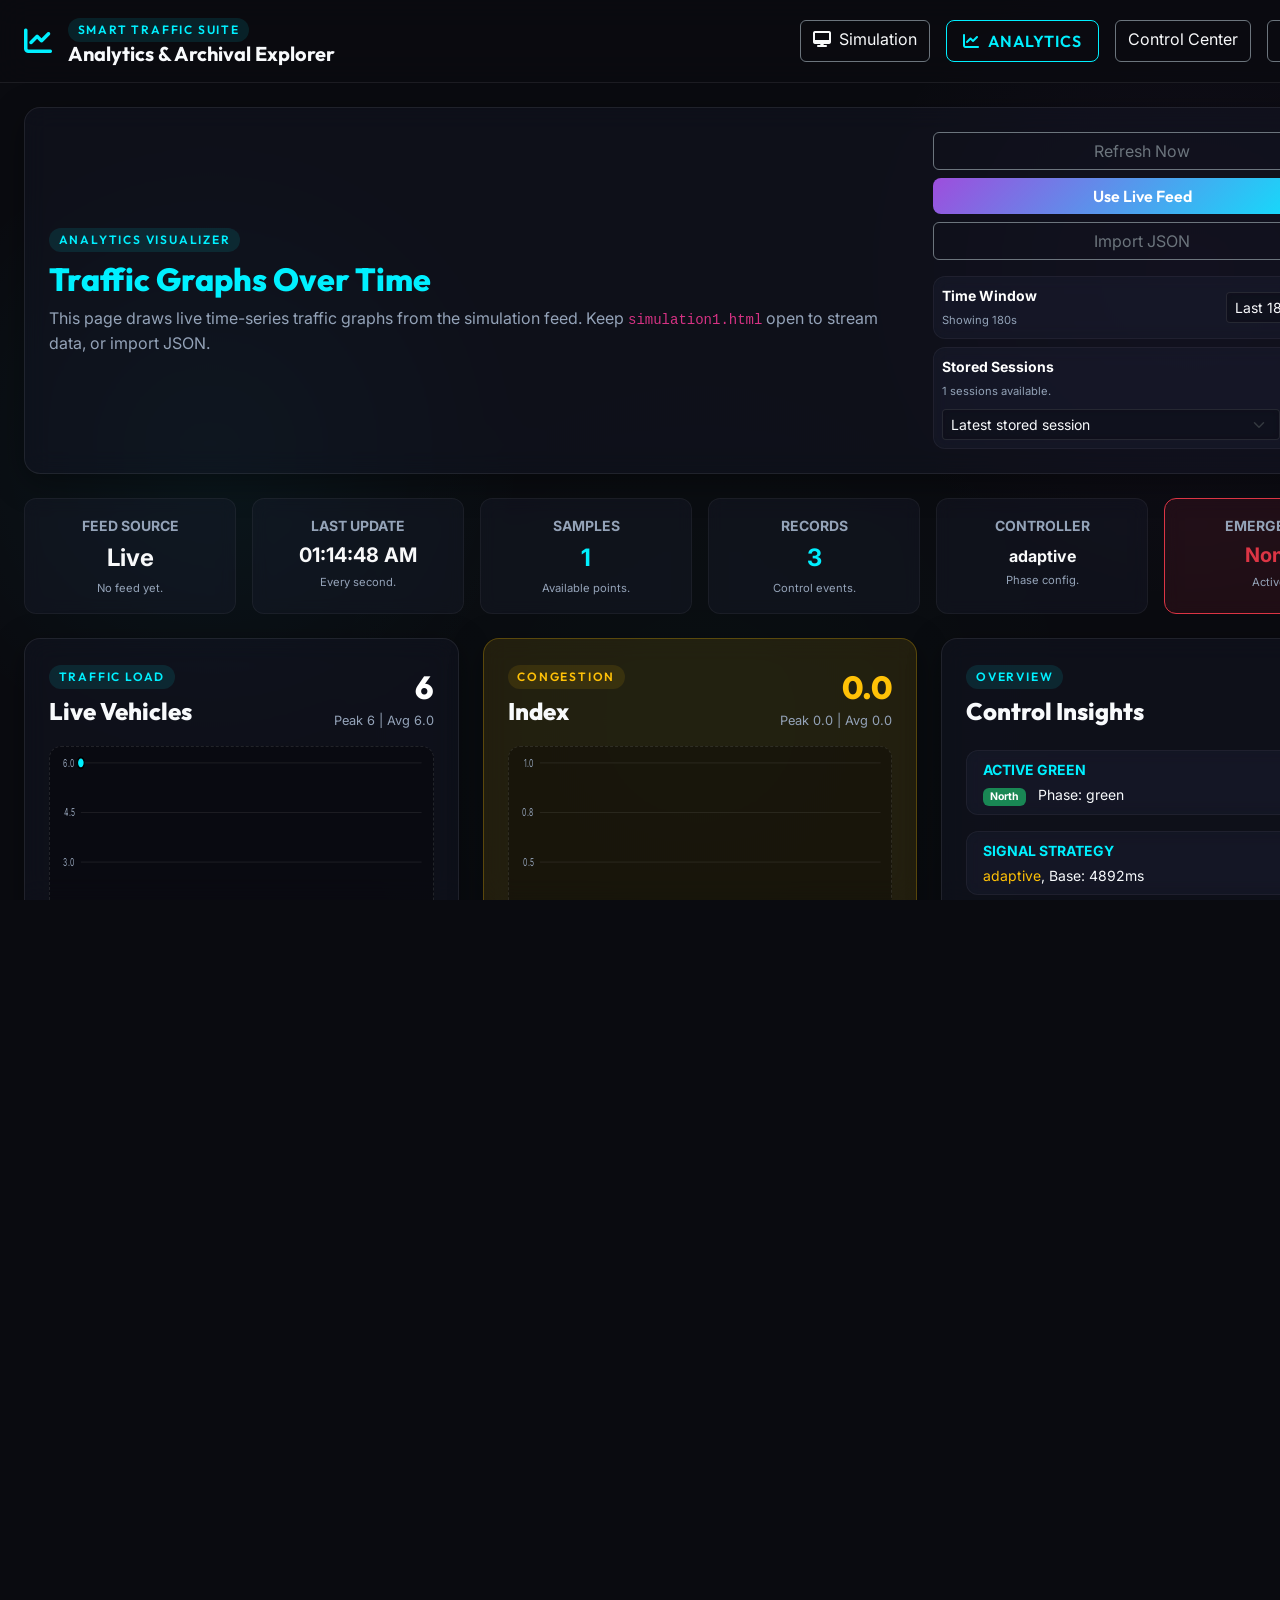
<file: Simulation/traffic-analytics.html>
<!DOCTYPE html>
<html lang="en">
<head>
    <meta charset="UTF-8">
    <meta name="viewport" content="width=1400"> <!-- Forced Desktop View -->
    <title>Traffic Analytics Over Time</title>
    
    <!-- Bootstrap 5 CSS -->
    <link href="https://cdn.jsdelivr.net/npm/bootstrap@5.3.2/dist/css/bootstrap.min.css" rel="stylesheet" integrity="sha384-T3c6CoIi6uLrA9TneNEoa7RxnatzjcDSCmG1MXxSR1GAsXEV/Dwwykc2MPK8M2HN" crossorigin="anonymous">
    
    <!-- FontAwesome icons -->
    <link rel="stylesheet" href="https://cdnjs.cloudflare.com/ajax/libs/font-awesome/6.4.2/css/all.min.css">
    
    <!-- Custom CSS -->
    <link rel="stylesheet" href="./css/styles.css">

    <style>
        /* Specific Styles for Analytics Only */
        .chart-stat { text-align: right; }
        .chart-value {
            font-family: 'Outfit', sans-serif;
            font-size: 2rem;
            font-weight: 800;
            color: #fff;
        }
        .chart-note { font-size: 0.8rem; color: var(--text-secondary); }
        .chart-frame {
            min-height: 250px;
            border-radius: 12px;
            background: rgba(0, 0, 0, 0.3);
            border: 1px dashed rgba(255, 255, 255, 0.1);
            overflow: hidden;
            margin-top: 1rem;
        }
        .wide-card .chart-frame { min-height: 320px; }
        
        .chip {
            display: inline-flex;
            align-items: center;
            gap: 8px;
            padding: 5px 12px;
            border-radius: 20px;
            background: rgba(0, 240, 255, 0.15);
            border: 1px solid rgba(0, 240, 255, 0.3);
            color: var(--accent-neon);
            font-size: 0.75rem;
            font-weight: 700;
            text-transform: uppercase;
        }
        .chip.import {
            background: rgba(255, 183, 3, 0.15);
            border-color: rgba(255, 183, 3, 0.3);
            color: var(--accent-warning);
        }

        .event-list { margin: 0; padding: 0; list-style: none; display: flex; flex-direction: column; gap: 0.5rem; }
        .event-item {
            padding: 0.75rem 1rem;
            border-radius: 12px;
            background: rgba(255,255,255,0.03);
            border: 1px solid rgba(255,255,255,0.08);
        }
        .event-time { font-size: 0.7rem; color: var(--accent-purple); font-weight: 700; text-transform: uppercase; }
        .event-title { margin-top: 0.25rem; font-weight: 700; color: #fff; font-size: 0.9rem; }
        .event-copy { margin-top: 0.25rem; font-size: 0.8rem; color: var(--text-secondary); }
        
        body { background-color: var(--bg-color-main); overflow-y: auto; }
        
        /* SVG Charts styling */
        .svg-root { display: block; width: 100%; height: 100%; }
        .chart-label { fill: #94a3b8; font-size: 11px; font-family: "Inter", sans-serif; }
        .chart-grid { stroke: rgba(255,255,255, 0.1); stroke-width: 1; }
        .chart-grid-strong { stroke: rgba(255,255,255, 0.2); stroke-width: 1; }
        .chart-line { fill: none; stroke-width: 3; stroke-linecap: round; stroke-linejoin: round; }
        .chart-area { opacity: 0.15; }
    </style>
</head>
<body>
    
    <!-- Preloader -->
    <div id="preloader">
        <div class="spinner-glow"></div>
        <h4 class="mt-4 text-neon" style="letter-spacing: 2px;">LOADING ANALYTICS...</h4>
    </div>

    <!-- Floating Navigation -->
    <header class="glass-nav py-3 mb-4">
        <div class="container-fluid px-4 d-flex justify-content-between align-items-center">
            <div class="d-flex align-items-center gap-3">
                <i class="fa-solid fa-chart-line text-neon fs-3"></i>
                <div>
                    <span class="eyebrow mb-0">Smart Traffic Suite</span>
                    <h5 class="mb-0 fw-bold">Analytics & Archival Explorer</h5>
                </div>
            </div>
            <nav class="d-flex gap-3">
                <a href="simulation1.html" class="btn btn-outline-secondary text-light border-secondary"><i class="fa-solid fa-desktop me-2"></i>Simulation</a>
                <a href="traffic-analytics.html" class="btn neon-btn"><i class="fa-solid fa-chart-line me-2"></i>Analytics</a>
                <a href="http://127.0.0.1:8501/control-center" target="_blank" rel="noopener" class="btn btn-outline-secondary text-light border-secondary">Control Center</a>
                <a href="http://127.0.0.1:8501/dashboard" target="_blank" rel="noopener" class="btn btn-outline-secondary text-light border-secondary">Dashboard</a>
            </nav>
        </div>
    </header>

    <div class="container-fluid px-4 pb-5">
        
        <!-- Hero Section -->
        <div class="glass-panel p-4 mb-4 stagger-1">
            <div class="row align-items-center">
                <div class="col-8">
                    <span class="eyebrow">Analytics Visualizer</span>
                    <h2 class="mb-2 text-neon">Traffic Graphs Over Time</h2>
                    <p class="text-mutted mb-0">This page draws live time-series traffic graphs from the simulation feed. Keep <code>simulation1.html</code> open to stream data, or import JSON.</p>
                </div>
                <div class="col-4">
                    <div class="d-grid gap-2 mb-3">
                        <button id="btn-refresh" class="btn btn-outline-secondary">Refresh Now</button>
                        <button id="btn-live" class="btn primary-btn">Use Live Feed</button>
                        <label class="btn btn-outline-secondary mb-0 w-100 position-relative">
                            Import JSON
                            <input id="file-input" type="file" accept=".json,application/json" class="position-absolute top-0 start-0 opacity-0 w-100 h-100" style="cursor: pointer;">
                        </label>
                    </div>

                    <div class="glass-card p-2 mb-2">
                        <div class="d-flex justify-content-between align-items-center">
                            <div>
                                <strong class="small d-block text-white">Time Window</strong>
                                <span id="window-copy" class="text-mutted" style="font-size: 0.7rem;">Showing last 180s.</span>
                            </div>
                            <select id="window-select" class="form-select w-auto form-select-sm">
                                <option value="60">Last 60 s</option>
                                <option value="180" selected>Last 180 s</option>
                                <option value="600">Last 600 s</option>
                                <option value="all">All</option>
                            </select>
                        </div>
                    </div>
                    
                    <div class="glass-card p-2">
                         <div class="d-flex justify-content-between align-items-center mb-2">
                            <div>
                                <strong class="small d-block text-white">Stored Sessions</strong>
                                <span id="session-copy" class="text-mutted" style="font-size: 0.7rem;">Load permanent logs.</span>
                            </div>
                        </div>
                        <div class="d-flex gap-2">
                            <select id="session-select" class="form-select form-select-sm flex-grow-1">
                                <option value="">Latest stored session</option>
                            </select>
                            <button id="btn-stored" class="btn btn-sm btn-outline-info">Open</button>
                        </div>
                    </div>
                    
                </div>
            </div>
        </div>

        <!-- Summary Grid -->
        <div class="row g-3 mb-4 stagger-2">
            <div class="col-2">
                <div class="glass-card text-center h-100 p-3">
                    <div class="small fw-bold text-mutted text-uppercase">Feed Source</div>
                    <div id="summary-source" class="fs-4 fw-bold text-light mt-1">Waiting</div>
                    <div id="summary-source-sub" class="text-mutted small mt-1" style="font-size: 0.7rem;">No feed yet.</div>
                </div>
            </div>
            <div class="col-2">
                <div class="glass-card text-center h-100 p-3">
                    <div class="small fw-bold text-mutted text-uppercase">Last Update</div>
                    <div id="summary-updated" class="fs-5 fw-bold text-light mt-1">--</div>
                    <div id="summary-updated-sub" class="text-mutted small mt-1" style="font-size: 0.7rem;">Every second.</div>
                </div>
            </div>
            <div class="col-2">
                <div class="glass-card text-center h-100 p-3">
                    <div class="small fw-bold text-mutted text-uppercase">Samples</div>
                    <div id="summary-samples" class="fs-4 fw-bold text-neon mt-1">0</div>
                    <div id="summary-samples-sub" class="text-mutted small mt-1" style="font-size: 0.7rem;">Available points.</div>
                </div>
            </div>
            <div class="col-2">
                <div class="glass-card text-center h-100 p-3">
                    <div class="small fw-bold text-mutted text-uppercase">Records</div>
                    <div id="summary-events" class="fs-4 fw-bold text-neon mt-1">0</div>
                    <div id="summary-events-sub" class="text-mutted small mt-1" style="font-size: 0.7rem;">Control events.</div>
                </div>
            </div>
            <div class="col-2">
                <div class="glass-card text-center h-100 p-3">
                    <div class="small fw-bold text-mutted text-uppercase">Controller</div>
                    <div id="summary-controller" class="fs-6 fw-bold text-light mt-2">--</div>
                    <div id="summary-controller-sub" class="text-mutted small mt-1" style="font-size: 0.7rem;">Phase config.</div>
                </div>
            </div>
            <div class="col-2">
                <div class="glass-card text-center h-100 p-3 bg-danger bg-opacity-10 border border-danger">
                    <div class="small fw-bold text-mutted text-uppercase">Emergency</div>
                    <div id="summary-emergency" class="fs-5 fw-bold text-danger mt-1">None</div>
                    <div id="summary-emergency-sub" class="text-mutted small mt-1" style="font-size: 0.7rem;">Active.</div>
                </div>
            </div>
        </div>

        <div class="row g-4 stagger-3">
            
            <!-- Left Side: Graphs -->
            <div class="col-8">
                
                <div class="row g-4 mb-4">
                    <!-- Live Vehicles Chart -->
                    <div class="col-6">
                        <div class="glass-panel p-4 h-100">
                            <div class="d-flex justify-content-between align-items-start mb-3">
                                <div>
                                    <span class="eyebrow">Traffic Load</span>
                                    <h4 class="mb-0">Live Vehicles</h4>
                                </div>
                                <div class="chart-stat">
                                    <div id="value-live" class="chart-value text-neon">0</div>
                                    <div id="note-live" class="chart-note">Latest vehicles.</div>
                                </div>
                            </div>
                            <div id="chart-live" class="chart-frame"></div>
                        </div>
                    </div>

                    <!-- Congestion Chart -->
                    <div class="col-6">
                        <div class="glass-panel p-4 h-100 border-warning border-opacity-25 bg-warning bg-opacity-10">
                            <div class="d-flex justify-content-between align-items-start mb-3">
                                <div>
                                    <span class="eyebrow text-warning bg-warning bg-opacity-10 w-100">Congestion</span>
                                    <h4 class="mb-0">Index</h4>
                                </div>
                                <div class="chart-stat">
                                    <div id="value-congestion" class="chart-value text-warning">0</div>
                                    <div id="note-congestion" class="chart-note">0 (Clear) to 100</div>
                                </div>
                            </div>
                            <div id="chart-congestion" class="chart-frame"></div>
                        </div>
                    </div>

                    <!-- Delay Tracking -->
                    <div class="col-6">
                        <div class="glass-panel p-4 h-100">
                            <div class="d-flex justify-content-between align-items-start mb-3">
                                <div>
                                    <span class="eyebrow">Delay</span>
                                    <h4 class="mb-0">Avg Wait (s)</h4>
                                </div>
                                <div class="chart-stat">
                                    <div id="value-wait" class="chart-value" style="color: #2dd4bf;">0.0 s</div>
                                    <div id="note-wait" class="chart-note">Approach delay.</div>
                                </div>
                            </div>
                            <div id="chart-wait" class="chart-frame"></div>
                        </div>
                    </div>

                    <!-- Throughput -->
                    <div class="col-6">
                        <div class="glass-panel p-4 h-100">
                            <div class="d-flex justify-content-between align-items-start mb-3">
                                <div>
                                    <span class="eyebrow">Service</span>
                                    <h4 class="mb-0">Throughput/Min</h4>
                                </div>
                                <div class="chart-stat">
                                    <div id="value-throughput" class="chart-value" style="color: #f472b6;">0</div>
                                    <div id="note-throughput" class="chart-note">Leaves per min.</div>
                                </div>
                            </div>
                            <div id="chart-throughput" class="chart-frame"></div>
                        </div>
                    </div>
                </div>

                <!-- Wide Card: Corridor Pressures -->
                <div class="glass-panel p-4 wide-card mb-4" style="background: linear-gradient(180deg, rgba(30, 35, 55, 0.4), rgba(15, 20, 35, 0.6));">
                    <div class="d-flex justify-content-between align-items-start mb-2">
                        <div>
                            <span class="eyebrow mb-2">Corridor Matrix</span>
                            <h3 class="mb-0 text-white">Pressure Balance Across Approaches</h3>
                        </div>
                        <div class="chart-stat">
                            <div id="value-pressure" class="chart-value text-white">0</div>
                            <div id="note-pressure" class="chart-note">Highest score latest.</div>
                        </div>
                    </div>
                    
                    <div class="d-flex gap-3 mb-3">
                        <div class="small fw-bold"><span class="d-inline-block rounded-circle me-1" style="width:10px;height:10px; background:#38bdf8;"></span> North</div>
                        <div class="small fw-bold"><span class="d-inline-block rounded-circle me-1" style="width:10px;height:10px; background:#2dd4bf;"></span> East</div>
                        <div class="small fw-bold"><span class="d-inline-block rounded-circle me-1" style="width:10px;height:10px; background:#f97316;"></span> South</div>
                        <div class="small fw-bold"><span class="d-inline-block rounded-circle me-1" style="width:10px;height:10px; background:#f472b6;"></span> West</div>
                    </div>

                    <div id="chart-pressure" class="chart-frame mb-0" style="background: rgba(0,0,0,0.4);"></div>
                </div>

            </div>

            <!-- Right Side: Events and Live Stats -->
            <div class="col-4">
                
                <div class="glass-panel p-4 mb-4">
                    <div class="d-flex justify-content-between align-items-center mb-4">
                        <div>
                            <span class="eyebrow">Overview</span>
                            <h4 class="mb-0">Control Insights</h4>
                        </div>
                        <div id="snapshot-chip" class="chip">Waiting</div>
                    </div>
                    
                    <div class="d-flex flex-column gap-3">
                        <div class="glass-card p-3 py-2">
                            <strong class="small text-neon text-uppercase d-block mb-1">Active Green</strong>
                            <div id="insight-green" class="small">Waiting for feed.</div>
                        </div>
                        <div class="glass-card p-3 py-2">
                            <strong class="small text-neon text-uppercase d-block mb-1">Signal Strategy</strong>
                            <div id="insight-mode" class="small">Waiting for feed.</div>
                        </div>
                        <div class="glass-card p-3 py-2">
                            <strong class="small text-neon text-uppercase d-block mb-1">Demand Profile</strong>
                            <div id="insight-demand" class="small">Waiting for feed.</div>
                        </div>
                        <div class="glass-card p-3 py-2">
                            <strong class="small text-neon text-uppercase d-block mb-1">Network Health</strong>
                            <div id="insight-network" class="small">Waiting for feed.</div>
                        </div>
                    </div>
                </div>

                <div class="glass-panel p-4">
                     <div class="d-flex justify-content-between align-items-center mb-4">
                        <div>
                            <span class="eyebrow">Log</span>
                            <h4 class="mb-0">Event Stream</h4>
                        </div>
                        <div id="event-chip" class="chip">Idle</div>
                    </div>
                    
                    <ul id="event-list" class="event-list pe-2" style="max-height: 450px; overflow-y: auto;">
                        <li class="event-item text-center p-4">
                            <i class="fa-solid fa-clock-rotate-left fa-2x text-mutted mb-3 opacity-50"></i>
                            <div class="event-title text-mutted">No event records yet</div>
                        </li>
                    </ul>
                </div>

            </div>
        </div>

    </div>

    <!-- Script Block from original file -->
    <script>
        // Preloader script
        window.addEventListener('load', () => {
            setTimeout(() => {
                const preloader = document.getElementById('preloader');
                if(preloader) {
                    preloader.style.opacity = '0';
                    setTimeout(() => preloader.remove(), 500);
                }
            }, 800);
        });

        const STORAGE_KEY = "smart-traffic-analytics-feed.v1";
        const ANALYTICS_DB_NAME = "smart-traffic-analytics-db";
        const ANALYTICS_DB_VERSION = 1;
        const ANALYTICS_SESSION_STORE = "sessions";
        const ANALYTICS_SAMPLE_STORE = "samples";
        const ANALYTICS_EVENT_STORE = "events";
        const appState = {
            sourceMode: "live",
            payload: null,
            importName: "",
            loadError: "",
            sessionSummaries: [],
            selectedSessionId: ""
        };

        const chartDefinitions = [
            {
                id: "live",
                color: "#00f0ff",
                accessor: sample => Number(sample.liveVehicles || 0),
                formatValue: value => `${Math.round(value)}`,
                formatSummary: stats => `Peak ${Math.round(stats.max)} | Avg ${stats.avg.toFixed(1)}`
            },
            {
                id: "congestion",
                color: "#ffb703",
                accessor: sample => Number(sample.congestionIndex || 0),
                formatValue: value => `${value.toFixed(1)}`,
                formatSummary: stats => `Peak ${stats.max.toFixed(1)} | Avg ${stats.avg.toFixed(1)}`
            },
            {
                id: "wait",
                color: "#2dd4bf",
                accessor: sample => Number(sample.averageWaitMs || 0) / 1000,
                formatValue: value => `${value.toFixed(1)} s`,
                formatSummary: stats => `Peak ${stats.max.toFixed(1)} s | Avg ${stats.avg.toFixed(1)} s`
            },
            {
                id: "throughput",
                color: "#f472b6",
                accessor: sample => Number(sample.throughputPerMin || 0),
                formatValue: value => `${Math.round(value)}`,
                formatSummary: stats => `Peak ${Math.round(stats.max)} | Avg ${stats.avg.toFixed(1)}`
            }
        ];

        const corridorSeries = [
            { key: "nPressure", color: "#38bdf8" },
            { key: "ePressure", color: "#2dd4bf" },
            { key: "sPressure", color: "#f97316" },
            { key: "wPressure", color: "#f472b6" }
        ];

        function escapeHtml(value) {
            return String(value)
                .replace(/&/g, "&amp;")
                .replace(/</g, "&lt;")
                .replace(/>/g, "&gt;")
                .replace(/"/g, "&quot;")
                .replace(/'/g, "&#39;");
        }

        function formatClock(timestampMs) {
            if (!timestampMs) return "--";
            return new Date(timestampMs).toLocaleTimeString([], {
                hour: "2-digit",
                minute: "2-digit",
                second: "2-digit"
            });
        }

        function formatSimTime(seconds) {
            if (!Number.isFinite(seconds)) return "--";
            return `${seconds.toFixed(1)} s`;
        }

        function safeNumber(value) {
            const numeric = Number(value);
            return Number.isFinite(numeric) ? numeric : 0;
        }

        function normalizePayload(payload) {
            const timeline = Array.isArray(payload && payload.timeline) ? payload.timeline : [];
            const events = Array.isArray(payload && payload.events) ? payload.events : [];
            const meta = payload && typeof payload.meta === "object" ? payload.meta : {};
            const snapshot = payload && typeof payload.snapshot === "object" ? payload.snapshot : {};
            return {
                meta: {
                    project: meta.project || "Smart Traffic Management System",
                    sourcePage: meta.sourcePage || "simulation1.html",
                    updatedAtIso: meta.updatedAtIso || "",
                    updatedAtMs: safeNumber(meta.updatedAtMs),
                    sessionId: meta.sessionId || "",
                    sessionStartedAtIso: meta.sessionStartedAtIso || "",
                    simTimeSec: safeNumber(meta.simTimeSec),
                    sampleIntervalMs: safeNumber(meta.sampleIntervalMs) || 1000,
                    controlMode: meta.controlMode || "",
                    demandProfile: meta.demandProfile || "",
                    signalPhase: meta.signalPhase || "",
                    activeGreen: meta.activeGreen || "",
                    nextCandidate: meta.nextCandidate || "",
                    controllerTargetGreenMs: safeNumber(meta.controllerTargetGreenMs),
                    controllerAutoBaseGreenMs: safeNumber(meta.controllerAutoBaseGreenMs),
                    controllerCycleMultiplier: safeNumber(meta.controllerCycleMultiplier),
                    controllerCongestionBand: meta.controllerCongestionBand || "",
                    priorityDirection: meta.priorityDirection || "",
                    emergencyType: meta.emergencyType || "",
                    emergencyAction: meta.emergencyAction || "",
                    storageStatus: meta.storageStatus || "",
                    note: meta.note || ""
                },
                snapshot: {
                    liveVehicles: safeNumber(snapshot.liveVehicles),
                    throughputPerMin: safeNumber(snapshot.throughputPerMin),
                    averageWaitMs: safeNumber(snapshot.averageWaitMs),
                    averageSpeedKmh: safeNumber(snapshot.averageSpeedKmh),
                    congestionIndex: safeNumber(snapshot.congestionIndex),
                    completedTrips: safeNumber(snapshot.completedTrips),
                    emergencyTrips: safeNumber(snapshot.emergencyTrips),
                    v2vLinks: safeNumber(snapshot.v2vLinks),
                    yieldingVehicles: safeNumber(snapshot.yieldingVehicles),
                    broadcasts: safeNumber(snapshot.broadcasts),
                    storedSampleCount: safeNumber(snapshot.storedSampleCount),
                    storedEventCount: safeNumber(snapshot.storedEventCount)
                },
                timeline,
                events
            };
        }

        function openAnalyticsDatabase() {
            return new Promise((resolve, reject) => {
                if (!("indexedDB" in window)) {
                    reject(new Error("IndexedDB is unavailable.")); return;
                }
                const request = window.indexedDB.open(ANALYTICS_DB_NAME, ANALYTICS_DB_VERSION);
                request.onupgradeneeded = event => {
                    const db = event.target.result;
                    if (!db.objectStoreNames.contains(ANALYTICS_SESSION_STORE)) {
                        const sStore = db.createObjectStore(ANALYTICS_SESSION_STORE, { keyPath: "id" });
                        sStore.createIndex("updatedAtMs", "updatedAtMs", { unique: false });
                    }
                    if (!db.objectStoreNames.contains(ANALYTICS_SAMPLE_STORE)) {
                        const smpStore = db.createObjectStore(ANALYTICS_SAMPLE_STORE, { keyPath: "id" });
                        smpStore.createIndex("sessionId", "sessionId", { unique: false });
                        smpStore.createIndex("sequence", "sequence", { unique: false });
                    }
                    if (!db.objectStoreNames.contains(ANALYTICS_EVENT_STORE)) {
                        const eStore = db.createObjectStore(ANALYTICS_EVENT_STORE, { keyPath: "id" });
                        eStore.createIndex("sessionId", "sessionId", { unique: false });
                        eStore.createIndex("sequence", "sequence", { unique: false });
                    }
                };
                request.onsuccess = () => resolve(request.result);
                request.onerror = () => reject(request.error || new Error("Failed connecting to archive DB."));
            });
        }

        function requestToPromise(request) {
            return new Promise((resolve, reject) => {
                request.onsuccess = () => resolve(request.result);
                request.onerror = () => reject(request.error || new Error("DB req fail."));
            });
        }

        async function loadStoredSessionSummaries() {
            try {
                const db = await openAnalyticsDatabase();
                const transaction = db.transaction(ANALYTICS_SESSION_STORE, "readonly");
                const summaries = await requestToPromise(transaction.objectStore(ANALYTICS_SESSION_STORE).getAll());
                appState.sessionSummaries = summaries.sort((a, b) => safeNumber(b.updatedAtMs) - safeNumber(a.updatedAtMs)).slice(0, 40);
                renderStoredSessionOptions();
            } catch (error) {
                appState.sessionSummaries = []; renderStoredSessionOptions();
            }
        }

        function renderStoredSessionOptions() {
            const select = document.getElementById("session-select");
            const opHtml = ['<option value="">Latest stored session</option>'].concat(appState.sessionSummaries.map(s => `<option value="${escapeHtml(s.id)}">${escapeHtml(formatClock(s.updatedAtMs) + ' | ' + s.controlMode + ' | ' + s.storedSampleCount + ' pts')}</option>`));
            select.innerHTML = opHtml.join("");
            if (appState.selectedSessionId && appState.sessionSummaries.some(s => s.id === appState.selectedSessionId)) select.value = appState.selectedSessionId;
            document.getElementById("session-copy").textContent = appState.sessionSummaries.length ? `${appState.sessionSummaries.length} sessions available.` : "No archived sessions yet.";
        }

        async function loadStoredSession(sessionId) {
            try {
                const db = await openAnalyticsDatabase();
                const txn = db.transaction([ANALYTICS_SESSION_STORE, ANALYTICS_SAMPLE_STORE, ANALYTICS_EVENT_STORE], "readonly");
                const summary = sessionId ? await requestToPromise(txn.objectStore(ANALYTICS_SESSION_STORE).get(sessionId)) : appState.sessionSummaries[0];
                if (!summary) { appState.loadError = "No available storage."; render(); return; }

                const samples = await requestToPromise(txn.objectStore(ANALYTICS_SAMPLE_STORE).index("sessionId").getAll(summary.id));
                const events = await requestToPromise(txn.objectStore(ANALYTICS_EVENT_STORE).index("sessionId").getAll(summary.id));
                samples.sort((a,b)=>a.sequence-b.sequence); events.sort((a,b)=>a.sequence-b.sequence);
                
                appState.selectedSessionId = summary.id;
                appState.sourceMode = "stored";
                appState.loadError = "";
                appState.payload = normalizePayload({
                    meta: {
                        project: summary.project, sourcePage: "stored-session",
                        updatedAtMs: summary.updatedAtMs, sessionId: summary.id,
                        controlMode: summary.controlMode, demandProfile: summary.demandProfile,
                        storageStatus: "Archive", note: "Loaded via IDB."
                    },
                    snapshot: { storedSampleCount: summary.storedSampleCount, storedEventCount: summary.storedEventCount },
                    timeline: samples.map(s => s.payload), events: events.map(e => e.payload)
                });
                render();
            } catch (err) { appState.loadError = "Error loading db"; render(); }
        }

        function getWindowSeconds() { const v = document.getElementById("window-select").value; return v === "all" ? Infinity : Number(v); }
        function getVisibleSamples() {
            if(!appState.payload || !appState.payload.timeline.length) return [];
            const sec = getWindowSeconds(); if(!Number.isFinite(sec)) return appState.payload.timeline;
            const rt = safeNumber(appState.payload.timeline[appState.payload.timeline.length-1].simTimeSec);
            return appState.payload.timeline.filter(s => (rt - safeNumber(s.simTimeSec)) <= sec);
        }

        function computeStats(values) {
            if(!values.length) return {latest:0, min:0, max:0, avg:0};
            return { latest: values[values.length-1], min: Math.min(...values), max: Math.max(...values), avg: values.reduce((a,b)=>a+b,0)/values.length };
        }

        function buildEmptySVG(msg) {
            return `<div class="d-flex w-100 h-100 align-items-center justify-content-center text-center p-4"><div><i class="fa-solid fa-chart-line fs-1 text-secondary mb-3 opacity-25"></i><h5 class="text-mutted">No data</h5><p class="small text-secondary px-3">${escapeHtml(msg)}</p></div></div>`;
        }

        function buildLineChartSvg(samples, values, color) {
            if (!samples.length || !values.length) return buildEmptySVG("Run simulation to stream graph data.");
            const w=620, h=250, p={t:16,r:18,b:34,l:50};
            const startTime=safeNumber(samples[0].simTimeSec), endTime=safeNumber(samples[samples.length-1].simTimeSec);
            const ts=Math.max(endTime-startTime,1), maxV=Math.max(...values,1), minV=0, vs=Math.max(maxV-minV,1);
            const x = t => p.l + ((safeNumber(t)-startTime)/ts)*(w-p.l-p.r);
            const y = v => p.t + (1 - (v-minV)/vs)*(h-p.t-p.b);
            
            const line = samples.map((s,i)=>`${x(s.simTimeSec).toFixed(2)},${y(values[i]).toFixed(2)}`).join(" ");
            const lastX = x(samples[samples.length-1].simTimeSec), lastY = y(values[values.length-1]);
            const aPts = `${p.l},${h-p.b} ${line} ${lastX.toFixed(2)},${h-p.b}`;

            let grid = "";
            for(let i=0;i<=4;i++){
                const gy = p.t + ((h-p.t-p.b)/4)*i;
                grid += `<line class="chart-grid" x1="${p.l}" y1="${gy}" x2="${w-p.r}" y2="${gy}"></line>`;
                grid += `<text class="chart-label" x="${p.l-10}" y="${gy+4}" text-anchor="end">${(maxV-(vs/4)*i).toFixed(maxV>=10?0:1)}</text>`;
            }

            return `
                <svg class="svg-root" viewBox="0 0 ${w} ${h}" preserveAspectRatio="none">
                    <line class="chart-grid-strong" x1="${p.l}" y1="${h-p.b}" x2="${w-p.r}" y2="${h-p.b}"></line>
                    ${grid}
                    <polygon class="chart-area" fill="${color}" points="${aPts}"></polygon>
                    <polyline class="chart-line" stroke="${color}" points="${line}"></polyline>
                    <circle cx="${lastX.toFixed(2)}" cy="${lastY.toFixed(2)}" r="5.5" fill="${color}" stroke="#000" stroke-width="2"></circle>
                    <text class="chart-label" x="${p.l}" y="${h-10}">${formatSimTime(startTime)}</text>
                    <text class="chart-label" x="${w-p.r}" y="${h-10}" text-anchor="end">${formatSimTime(endTime)}</text>
                </svg>`;
        }

        function buildMultiLineChartSvg(samples, seriesList) {
             if (!samples.length) return buildEmptySVG("Data required.");
             const w=980, h=320, p={t:16,r:18,b:34,l:50};
             const startTime=safeNumber(samples[0].simTimeSec), endTime=safeNumber(samples[samples.length-1].simTimeSec);
             const ts=Math.max(endTime-startTime,1);
             const maxV = Math.max(1, ...seriesList.flatMap(sr => samples.map(sm => safeNumber(sm[sr.key]))));
             const minV=0, vs=Math.max(maxV-minV,1);
             const x = t => p.l + ((safeNumber(t)-startTime)/ts)*(w-p.l-p.r);
             const y = v => p.t + (1 - (v-minV)/vs)*(h-p.t-p.b);

             let grid = "";
             for(let i=0;i<=4;i++){
                 const gy = p.t + ((h-p.t-p.b)/4)*i;
                 grid += `<line class="chart-grid" x1="${p.l}" y1="${gy}" x2="${w-p.r}" y2="${gy}"></line>`;
                 grid += `<text class="chart-label" x="${p.l-10}" y="${gy+4}" text-anchor="end">${(maxV-(vs/4)*i).toFixed(maxV>=10?0:1)}</text>`;
             }

             const paths = seriesList.map(sr => {
                 const pts = samples.map(sm => `${x(sm.simTimeSec).toFixed(2)},${y(safeNumber(sm[sr.key])).toFixed(2)}`).join(" ");
                 const lY = y(safeNumber(samples[samples.length-1][sr.key])), lX = x(samples[samples.length-1].simTimeSec);
                 return `<polyline class="chart-line" stroke="${sr.color}" points="${pts}"></polyline><circle cx="${lX.toFixed(2)}" cy="${lY.toFixed(2)}" r="4.8" fill="${sr.color}" stroke="#000" stroke-width="2"></circle>`;
             }).join("");

             return `<svg class="svg-root" viewBox="0 0 ${w} ${h}" preserveAspectRatio="none"><line class="chart-grid-strong" x1="${p.l}" y1="${h-p.b}" x2="${w-p.r}" y2="${h-p.b}"></line>${grid}${paths}</svg>`;
        }

        function renderSummary(visibleSamples) {
            const payload = appState.payload;
            document.getElementById("summary-source").textContent = payload ? (appState.sourceMode==="import"?"Imported":appState.sourceMode==="stored"?"Stored":"Live") : "Waiting";
            document.getElementById("summary-updated").textContent = payload ? formatClock(payload.meta.updatedAtMs) : "--";
            document.getElementById("summary-samples").textContent = String(visibleSamples.length);
            document.getElementById("summary-events").textContent = payload ? String(payload.events.length) : "0";
            document.getElementById("summary-controller").textContent = payload ? `${payload.meta.controlMode||"--"}` : "--";
            document.getElementById("summary-emergency").textContent = payload && payload.meta.emergencyType ? payload.meta.emergencyType : "None";
        }

        function renderCharts(visibleSamples) {
            for (const chart of chartDefinitions) {
                const values = visibleSamples.map(chart.accessor);
                const stats = computeStats(values);
                document.getElementById(`value-${chart.id}`).textContent = chart.formatValue(stats.latest);
                document.getElementById(`note-${chart.id}`).textContent = visibleSamples.length ? chart.formatSummary(stats) : "Waiting...";
                document.getElementById(`chart-${chart.id}`).innerHTML = buildLineChartSvg(visibleSamples, values, chart.color);
            }
            const latestPressures = corridorSeries.map(s => visibleSamples.length ? safeNumber(visibleSamples[visibleSamples.length-1][s.key]) : 0);
            document.getElementById("value-pressure").textContent = visibleSamples.length ? Math.max(...latestPressures).toFixed(1) : "0";
            document.getElementById("chart-pressure").innerHTML = buildMultiLineChartSvg(visibleSamples, corridorSeries);
        }

        function renderInsights() {
            const p = appState.payload;
            if(!p) return;
            document.getElementById("insight-green").innerHTML = `<span class="badge text-bg-success me-2">${p.meta.activeGreen || "--"}</span> Phase: ${p.meta.signalPhase || "--"}`;
            document.getElementById("insight-mode").innerHTML = `<span class="text-warning">${p.meta.controlMode || "--"}</span>, Base: ${p.meta.controllerAutoBaseGreenMs||0}ms`;
            document.getElementById("insight-demand").textContent = `Demand: ${p.meta.demandProfile || "--"}`;
            document.getElementById("insight-network").textContent = `V2X Links: ${p.snapshot.v2vLinks||0}`;

            document.getElementById("snapshot-chip").textContent = appState.sourceMode;
            document.getElementById("event-chip").textContent = `${p.events.length} logs`;
            
            const rEvt = p.events.slice(-8).reverse();
            document.getElementById("event-list").innerHTML = rEvt.length ? rEvt.map(e => `<li class="event-item"><div class="event-time">${formatSimTime(safeNumber(e.simTimeSec))} | ${escapeHtml(e.type)}</div><div class="event-title">${escapeHtml(e.summary)}</div><div class="event-copy">${escapeHtml(JSON.stringify(e.details||{}))}</div></li>`).join("") : `<li class="event-item"><div class="event-title">No events</div></li>`;
        }

        function render() {
            const v = getVisibleSamples();
            document.getElementById("window-copy").textContent = `Showing ${getWindowSeconds()}s`;
            renderSummary(v); renderCharts(v); renderInsights();
        }

        function refreshLiveFeed() {
            if(appState.sourceMode!=="live") return;
            const r = window.localStorage.getItem(STORAGE_KEY);
            if(r){ appState.payload = normalizePayload(JSON.parse(r)); render(); }
        }

        document.getElementById("window-select").addEventListener("change", render);
        document.getElementById("btn-refresh").addEventListener("click", () => { loadStoredSessionSummaries(); refreshLiveFeed(); });
        document.getElementById("btn-live").addEventListener("click", () => { appState.sourceMode="live"; refreshLiveFeed(); });
        document.getElementById("btn-stored").addEventListener("click", () => loadStoredSession(appState.selectedSessionId||""));
        document.getElementById("session-select").addEventListener("change", e => { appState.selectedSessionId = e.target.value; if(appState.sourceMode==="stored") loadStoredSession(appState.selectedSessionId); });
        
        document.getElementById("file-input").addEventListener("change", e => {
             const f = e.target.files && e.target.files[0]; if(!f) return;
             const r = new FileReader(); r.onload=le=>{
                 appState.payload = normalizePayload(JSON.parse(le.target.result)); appState.sourceMode="import"; render();
             }; r.readAsText(f);
        });

        window.addEventListener("storage", e => { if(e.key===STORAGE_KEY && appState.sourceMode==="live") refreshLiveFeed(); });
        
        setInterval(()=>{ if(appState.sourceMode==="live") refreshLiveFeed(); }, 1000);
        
        loadStoredSessionSummaries();
    </script>
</body>
</html>
</file>
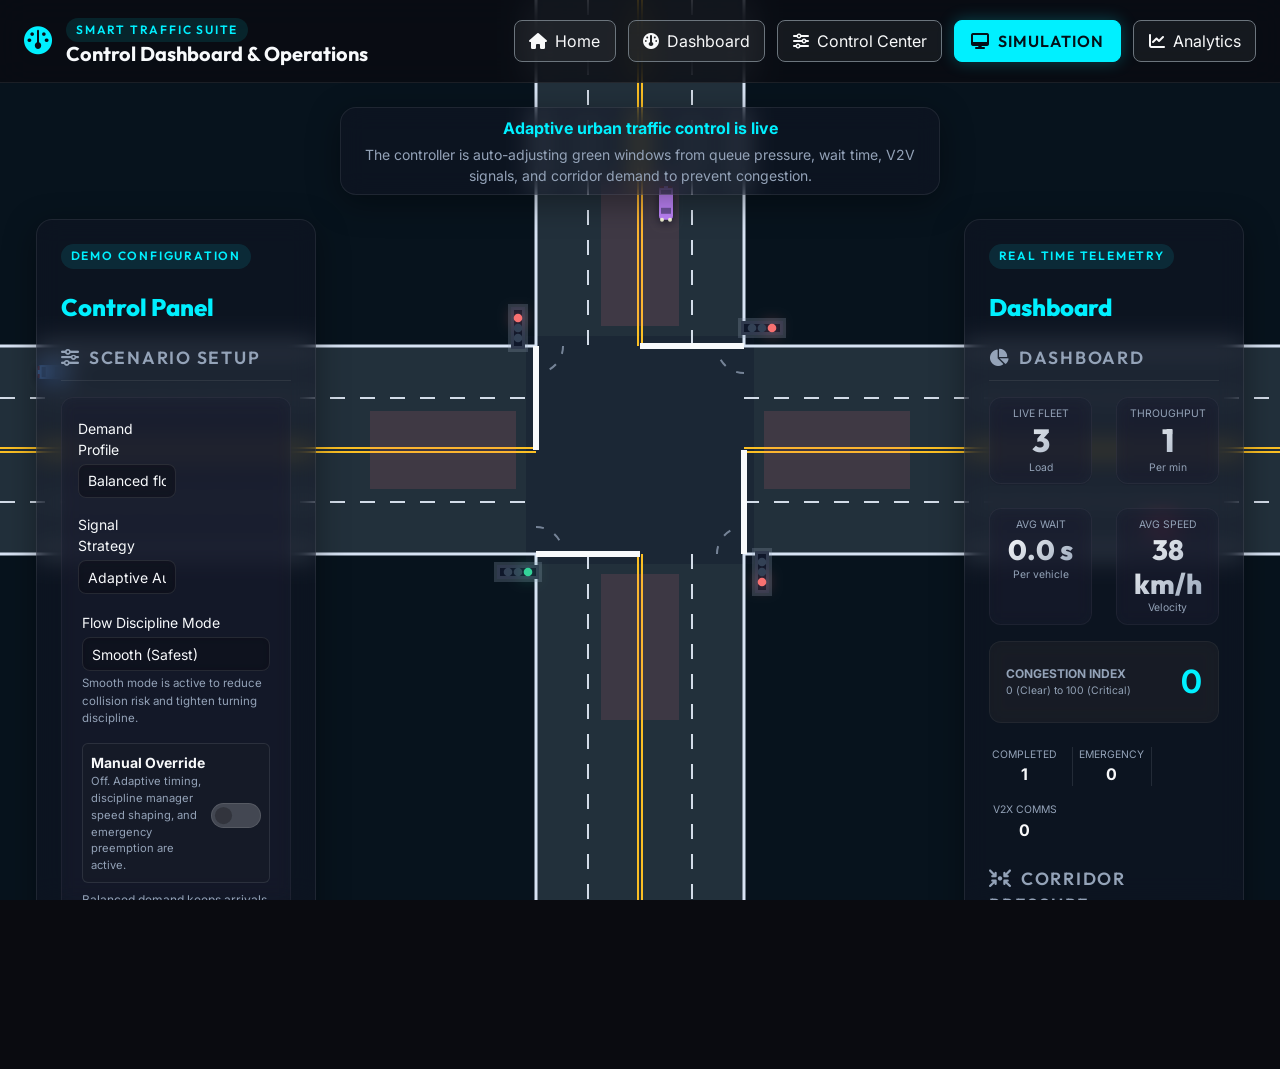
<file: html_related_extract/Simulation/simulation1.html>
<!DOCTYPE html>
<html lang="en">
<head>
    <meta charset="UTF-8">
    <meta name="viewport" content="width=device-width, initial-scale=1.0">
    <title>Smart Traffic Management System</title>
    
    <!-- Bootstrap 5 CSS -->
    <link href="https://cdn.jsdelivr.net/npm/bootstrap@5.3.2/dist/css/bootstrap.min.css" rel="stylesheet" integrity="sha384-T3c6CoIi6uLrA9TneNEoa7RxnatzjcDSCmG1MXxSR1GAsXEV/Dwwykc2MPK8M2HN" crossorigin="anonymous">
    <link rel="stylesheet" href="./css/bootstrap-fallback.css">
    
    <!-- FontAwesome icons -->
    <link rel="stylesheet" href="https://cdnjs.cloudflare.com/ajax/libs/font-awesome/6.4.2/css/all.min.css">
    
    <!-- Custom CSS -->
    <link rel="stylesheet" href="./css/styles.css">
    <link rel="stylesheet" href="./css/shell.css">
</head>
<body data-sim-page="simulation">
    <!-- Preloader -->
    <div id="preloader">
        <div class="spinner-glow"></div>
        <h4 class="mt-4 text-neon" style="letter-spacing: 2px;">INITIALIZING SIMULATION...</h4>
    </div>

    <!-- Background Canvas -->
    <canvas id="sim-canvas"></canvas>

    <div id="ui-layer">
        <div id="shell-header"></div>

    <div class="container-fluid px-4 pb-5">
        <!-- Top Status Banner -->
        <div id="banner" class="glass-panel text-center py-2 px-4 mx-auto mb-4" style="max-width: 600px; animation-delay: 0.1s;">
            <div id="banner-title" class="fw-bold text-neon"><i class="fa-solid fa-broadcast-tower me-2"></i>Adaptive urban traffic control is live</div>
            <div id="banner-text" class="small text-mutted mt-1">The controller is auto-adjusting green windows from live queue pressure, wait time, and corridor demand across the junction.</div>
        </div>

        <div class="row w-100 m-0">
            <!-- Left Panel: Controls -->
            <div class="col-3 pe-3">
                <div id="controls" class="glass-panel p-4 h-100 overflow-auto stagger-1" style="max-height: calc(100vh - 180px);">
                    <div class="d-flex justify-content-between align-items-center mb-3">
                        <span class="eyebrow">Demo Configuration</span>
                    </div>

                    <h4 class="mb-3 text-neon">Control Panel</h4>

                    <!-- Scenario Setup -->
                    <div class="section-title"><i class="fa-solid fa-sliders me-2"></i>Scenario Setup</div>
                    <div class="glass-card mb-3">
                        <div class="row g-2 mb-3">
                            <div class="col-6">
                                <label for="profile-select" class="form-label small mb-1">Demand Profile</label>
                                <select id="profile-select" class="form-select form-select-sm">
                                    <option value="balanced">Balanced flow</option>
                                    <option value="rush-ns">Rush hour (N-S)</option>
                                    <option value="rush-ew">Commercial (E-W)</option>
                                    <option value="event">Event surge</option>
                                </select>
                            </div>
                            <div class="col-6">
                                <label for="mode-select" class="form-label small mb-1">Signal Strategy</label>
                                <select id="mode-select" class="form-select form-select-sm">
                                    <option value="adaptive">Adaptive Auto</option>
                                    <option value="fixed">Fixed Cycle</option>
                                </select>
                            </div>
                        </div>

                        <div class="mb-3">
                            <label for="flow-mode" class="form-label small mb-1">Flow Discipline Mode</label>
                            <select id="flow-mode" class="form-select form-select-sm">
                                <option value="smooth">Smooth (Safest)</option>
                                <option value="balanced">Balanced</option>
                                <option value="fast">Fast (Aggressive)</option>
                            </select>
                            <div id="flow-note" class="small text-mutted mt-1" style="font-size: 0.72rem;">
                                Smooth mode is active to reduce collision risk and tighten turning discipline.
                            </div>
                        </div>

                        <div class="d-flex justify-content-between align-items-center bg-dark bg-opacity-25 p-2 rounded border border-secondary border-opacity-25 mb-2">
                            <div>
                                <div class="small fw-bold text-light">Manual Override</div>
                                <div id="smart-actions-note" class="small text-mutted" style="font-size: 0.7rem;">Adaptive timing and emergency preemption active.</div>
                            </div>
                            <div class="form-check form-switch fs-5 mb-0">
                                <input class="form-check-input" type="checkbox" role="switch" id="disable-smart-actions">
                            </div>
                        </div>
                        <div id="profile-note" class="small text-mutted" style="font-size: 0.75rem;">Balanced demand keeps arrivals even.</div>
                    </div>

                    <!-- Tuning Parameters -->
                    <div class="glass-card mb-3">
                        <div class="mb-3">
                            <label for="spawn-rate" class="form-label small d-flex justify-content-between mb-0">
                                <span>Demand Intensity</span> <span id="val-spawn" class="text-neon fw-bold">High</span>
                            </label>
                            <input type="range" class="form-range" id="spawn-rate" min="60" max="220" value="150">
                        </div>
                        
                        <div class="mb-3">
                            <label for="cycle-time" class="form-label small d-flex justify-content-between mb-0">
                                <span>Base Green Window</span> <span id="val-cycle" class="text-neon fw-bold">5.5 s</span>
                            </label>
                            <input type="range" class="form-range" id="cycle-time" min="3000" max="12000" step="500" value="5500">
                            <div id="cycle-note" class="small text-mutted mt-1" style="font-size: 0.75rem;">Adaptive mode alters this to prevent queue buildup.</div>
                        </div>

                        <div class="mb-2">
                            <label for="max-speed" class="form-label small d-flex justify-content-between mb-0">
                                <span>Fleet Speed Cap</span> <span id="val-speed" class="text-neon fw-bold">66 km/h</span>
                            </label>
                            <input type="range" class="form-range" id="max-speed" min="3" max="10" step="0.5" value="5.5">
                        </div>
                    </div>

                    <!-- Emergency Module -->
                    <div class="section-title"><i class="fa-solid fa-truck-medical me-2"></i>Emergency System</div>
                    <div class="glass-card mb-3">
                         <div class="row g-2 mb-3">
                            <div class="col-6">
                                <label for="emergency-type" class="form-label small mb-1">Emergency Type</label>
                                <select id="emergency-type" class="form-select form-select-sm">
                                    <option value="ambulance">Ambulance</option>
                                    <option value="police">Police</option>
                                    <option value="fire">Fire/Rescue</option>
                                    <option value="response">Disaster</option>
                                </select>
                            </div>
                            <div class="col-6">
                                <label for="emergency-action" class="form-label small mb-1">Action Flow</label>
                                <select id="emergency-action" class="form-select form-select-sm">
                                    <option value="priority">Priority passage</option>
                                    <option value="lockdown">Lockdown</option>
                                    <option value="rescue">Convoy</option>
                                    <option value="evacuation">Evacuation</option>
                                </select>
                            </div>
                        </div>

                        <div class="mb-3">
                            <label for="priority-dir" class="form-label small mb-1">Priority Corridor</label>
                            <select id="priority-dir" class="form-select form-select-sm">
                                <option value="">None</option>
                                <option value="3">North corridor</option>
                                <option value="0">East corridor</option>
                                <option value="2">South corridor</option>
                                <option value="1">West corridor</option>
                            </select>
                            <div id="priority-note" class="small text-mutted mt-1" style="font-size: 0.75rem;">Clear path via V2X handshakes.</div>
                        </div>

                        <div class="row g-2 mb-3">
                            <div class="col-6"><button id="btn-dispatch" class="btn btn-sm btn-outline-danger w-100 fw-bold">Dispatch</button></div>
                            <div class="col-6"><button id="btn-reset-priority" class="btn btn-sm btn-outline-secondary w-100">Clear</button></div>
                        </div>

                        <div class="d-flex justify-content-between align-items-center bg-dark bg-opacity-25 p-2 rounded border border-secondary border-opacity-25">
                            <div>
                                <div class="small fw-bold text-light">Random Incidents</div>
                                <div id="random-emergency-note" class="small text-mutted" style="font-size: 0.7rem;">Disabled currently.</div>
                            </div>
                            <div class="form-check form-switch fs-5 mb-0">
                                <input class="form-check-input" type="checkbox" role="switch" id="random-emergency-enabled">
                            </div>
                        </div>
                    </div>

                    <!-- Flow Control Buttons -->
                    <div class="row g-2 mb-4">
                        <div class="col-6"><button id="btn-pause" class="btn btn-outline-warning w-100 fw-bold"><i class="fa-solid fa-pause me-2"></i>Pause</button></div>
                        <div class="col-6"><button id="btn-clear" class="btn danger-btn w-100"><i class="fa-solid fa-trash me-2"></i>Reset</button></div>
                    </div>

                    <!-- Deep Analysis Tools -->
                    <div class="section-title"><i class="fa-solid fa-brain me-2"></i>AI Control Center</div>
                    <div class="glass-card mb-3">
                        <div class="d-flex justify-content-between align-items-center mb-3">
                            <div class="small fw-bold text-light">OpenAI Advisor 
                                <span id="ai-note" class="d-block text-mutted fw-normal" style="font-size:0.7rem;">Live traffic analysis via API</span>
                            </div>
                            <div class="form-check form-switch fs-5 mb-0">
                                <input class="form-check-input" type="checkbox" role="switch" id="ai-enabled">
                            </div>
                        </div>

                        <div class="row g-2 mb-2">
                            <div class="col-5">
                                <select id="ai-model" class="form-select form-select-sm">
                                    <option value="gpt-5-mini">gpt-5-mini</option>
                                    <option value="gpt-5.4">gpt-5.4</option>
                                </select>
                            </div>
                            <div class="col-7">
                                <input id="ai-key" type="password" class="form-control form-control-sm" placeholder="sk-..." autocomplete="off">
                            </div>
                        </div>
                        
                        <div class="form-check mb-3">
                            <input class="form-check-input" type="checkbox" value="" id="ai-remember">
                            <label class="form-check-label small text-mutted" for="ai-remember" style="font-size: 0.75rem;">Keep key in session</label>
                        </div>

                        <div class="row g-2 mb-2">
                            <div class="col-6"><button id="btn-ai-analyze" class="btn btn-sm btn-outline-info w-100">Analyze</button></div>
                            <div class="col-6"><button id="btn-ai-forecast" class="btn btn-sm btn-outline-info w-100">Forecast</button></div>
                        </div>
                        <div class="row g-2 mb-3">
                            <div class="col-7"><button id="btn-ai-optimize" class="btn btn-sm primary-btn w-100">Optimize Timing</button></div>
                            <div class="col-5"><button id="btn-ai-apply" class="btn btn-sm btn-outline-success w-100">Apply</button></div>
                        </div>

                        <div id="ai-status" class="small text-mutted border border-secondary rounded p-2 mb-2" style="font-size: 0.75rem; background:rgba(0,0,0,0.3);">AI advisor disabled. Provide API key.</div>
                        <div class="small fw-bold text-light mb-1">Insight Log:</div>
                        <div id="ai-output" style="font-size: 0.75rem; max-height:100px; overflow-y:auto;">No AI response yet.</div>
                    </div>

                    <!-- Analytics Section -->
                    <div class="section-title"><i class="fa-solid fa-server me-2"></i>Analytics Logging</div>
                    <div class="glass-card">
                        <div class="row g-2 text-center small mb-3">
                            <div class="col-4 border-end border-secondary border-opacity-25">
                                <div class="text-mutted" style="font-size:0.7rem;">SAMPLES</div>
                                <div id="log-samples" class="fw-bold text-light">0</div>
                            </div>
                            <div class="col-4 border-end border-secondary border-opacity-25">
                                <div class="text-mutted" style="font-size:0.7rem;">EVENTS</div>
                                <div id="log-events" class="fw-bold text-light">0</div>
                            </div>
                            <div class="col-4">
                                <div class="text-mutted" style="font-size:0.7rem;">WINDOW</div>
                                <div id="log-window" class="fw-bold text-light">0 s</div>
                            </div>
                            <div class="col-4 border-end border-secondary border-opacity-25 mt-2">
                                <div class="text-mutted" style="font-size:0.7rem;">LAST EXPORT</div>
                                <div id="log-export" class="fw-bold text-light">Never</div>
                            </div>
                            <div class="col-4 border-end border-secondary border-opacity-25 mt-2">
                                <div class="text-mutted" style="font-size:0.7rem;">STORAGE</div>
                                <div id="log-storage" class="fw-bold text-light">Starting</div>
                            </div>
                            <div class="col-4 mt-2">
                                <div class="text-mutted" style="font-size:0.7rem;">STORED</div>
                                <div id="log-stored" class="fw-bold text-light">0 / 0</div>
                            </div>
                        </div>
                        <div id="log-last" class="text-mutted text-center mb-3" style="font-size: 0.7rem;">Live logging active.</div>

                        <div class="row g-2 mb-2">
                            <div class="col-6"><button id="btn-export-json" class="btn btn-sm btn-outline-secondary w-100">JSON</button></div>
                            <div class="col-6"><button id="btn-export-csv" class="btn btn-sm btn-outline-secondary w-100">CSV</button></div>
                        </div>
                        <div class="row g-2 mb-2">
                            <div class="col-6"><button id="btn-reset-logs" class="btn btn-sm btn-outline-danger w-100">Reset</button></div>
                            <div class="col-6"><button id="btn-snapshot" class="btn btn-sm btn-outline-primary w-100">Snapshot</button></div>
                        </div>
                        <button id="btn-graph-page" class="btn neon-btn w-100 mt-2">Open Graphs</button>
                    </div>

                </div>
            </div>

            <!-- Middle Panel: Canvas stays in background -->
            <div class="col-6 position-relative">
               <!-- Map goes here in background --> 
            </div>

            <!-- Right Panel: Metrics -->
            <div class="col-3 ps-3">
                <div id="metrics" class="glass-panel p-4 h-100 overflow-auto stagger-2" style="max-height: calc(100vh - 180px);">
                    
                    <div class="d-flex justify-content-between align-items-center mb-3">
                        <span class="eyebrow">Real Time Telemetry</span>
                    </div>

                    <h4 class="mb-3 text-neon">Dashboard</h4>

                    <!-- Flow Metrics -->
                    <div class="section-title"><i class="fa-solid fa-chart-pie me-2"></i>Dashboard</div>
                    <div class="dashboard-grid mb-3">
                        <div class="glass-card text-center p-2">
                            <div class="small text-mutted text-uppercase" style="font-size:0.65rem;">Live Fleet</div>
                            <div id="metric-live" class="metric-value">0</div>
                            <div class="small text-mutted" style="font-size:0.65rem;">Load</div>
                        </div>
                        <div class="glass-card text-center p-2">
                            <div class="small text-mutted text-uppercase" style="font-size:0.65rem;">Throughput</div>
                            <div id="metric-throughput" class="metric-value">0</div>
                            <div class="small text-mutted" style="font-size:0.65rem;">Per min</div>
                        </div>
                        <div class="glass-card text-center p-2">
                            <div class="small text-mutted text-uppercase" style="font-size:0.65rem;">Avg Wait</div>
                            <div id="metric-wait" class="metric-value fs-3">0.0<span class="fs-5">s</span></div>
                            <div class="small text-mutted" style="font-size:0.65rem;">Per vehicle</div>
                        </div>
                        <div class="glass-card text-center p-2">
                            <div class="small text-mutted text-uppercase" style="font-size:0.65rem;">Avg Speed</div>
                            <div id="metric-speed" class="metric-value fs-3">0<span class="fs-5">kph</span></div>
                            <div class="small text-mutted" style="font-size:0.65rem;">Velocity</div>
                        </div>
                    </div>

                    <div class="glass-card mb-4 p-3 bg-dark bg-opacity-50">
                       <div class="d-flex justify-content-between align-items-center">
                           <div>
                                <div class="small text-mutted text-uppercase fw-bold" style="font-size:0.75rem;">Congestion Index</div>
                                <div class="small text-mutted" style="font-size:0.65rem;">0 (Clear) to 100 (Critical)</div>
                           </div>
                           <div id="metric-congestion" class="fs-2 fw-bold text-neon">0</div>
                       </div>
                    </div>

                    <!-- Additional Metrics Summary -->
                    <div class="row g-2 mb-4 text-center">
                        <div class="col-4">
                            <div class="small text-mutted" style="font-size:0.65rem;">COMPLETED</div>
                            <div id="metric-completed" class="fw-bold text-light">0</div>
                        </div>
                        <div class="col-4 border-start border-end border-secondary border-opacity-25">
                            <div class="small text-mutted" style="font-size:0.65rem;">EMERGENCY</div>
                            <div id="metric-emergency" class="fw-bold text-light border-1">0</div>
                        </div>
                        <div class="col-4">
                            <div class="small text-mutted" style="font-size:0.65rem;">V2X COMMS</div>
                            <div id="metric-links" class="fw-bold text-light border-1">0</div>
                        </div>
                    </div>

                    <!-- Corridors -->
                    <div class="section-title"><i class="fa-solid fa-arrows-to-circle me-2"></i>Corridor Pressure</div>
                    
                    <div class="corridor">
                        <div class="corridor-head"><span>North</span><span id="north-score" class="text-neon">0</span></div>
                        <div class="corridor-meta"><span id="north-queue">Queue 0</span><span id="north-wait">Wait 0.0 s</span></div>
                        <div class="bar"><div id="north-bar" class="bar-fill"></div></div>
                    </div>

                    <div class="corridor">
                        <div class="corridor-head"><span>East</span><span id="east-score" class="text-neon">0</span></div>
                        <div class="corridor-meta"><span id="east-queue">Queue 0</span><span id="east-wait">Wait 0.0 s</span></div>
                        <div class="bar"><div id="east-bar" class="bar-fill"></div></div>
                    </div>

                    <div class="corridor">
                        <div class="corridor-head"><span>South</span><span id="south-score" class="text-neon">0</span></div>
                        <div class="corridor-meta"><span id="south-queue">Queue 0</span><span id="south-wait">Wait 0.0 s</span></div>
                        <div class="bar"><div id="south-bar" class="bar-fill"></div></div>
                    </div>

                    <div class="corridor">
                        <div class="corridor-head"><span>West</span><span id="west-score" class="text-neon">0</span></div>
                        <div class="corridor-meta"><span id="west-queue">Queue 0</span><span id="west-wait">Wait 0.0 s</span></div>
                        <div class="bar"><div id="west-bar" class="bar-fill"></div></div>
                    </div>

                    <h4 class="mb-3 text-neon mt-4">Network Status</h4>

                    <!-- Network Status -->
                    <div class="glass-card mb-3">
                        <div class="d-flex justify-content-between align-items-center border-bottom border-light border-opacity-10 pb-2 mb-3">
                            <div>
                                <div class="small text-mutted mb-1">Controller Mode</div>
                                <div id="status-mode" class="status-pill">Adaptive</div>
                            </div>
                            <div class="text-end">
                                <div class="small text-mutted mb-1">Active Green</div>
                                <div id="status-active" class="fs-6 fw-bold text-light">North corridor</div>
                            </div>
                        </div>
                        
                        <div class="row g-2 small">
                            <div class="col-6 mb-2">
                                <div class="text-mutted" style="font-size:0.7rem;">NEXT PHASE</div>
                                <div id="status-next" class="text-light fw-bold">East corridor</div>
                            </div>
                            <div class="col-6 mb-2">
                                <div class="text-mutted" style="font-size:0.7rem;">PRIORITY</div>
                                <div id="status-priority" class="text-light fw-bold">None</div>
                            </div>
                            <div class="col-6 mb-2">
                                <div class="text-mutted" style="font-size:0.7rem;">EMERGENCY</div>
                                <div id="status-emergency" class="text-light fw-bold">None</div>
                            </div>
                            <div class="col-6 mb-2">
                                <div class="text-mutted" style="font-size:0.7rem;">ACTION</div>
                                <div id="status-action" class="text-light fw-bold">None</div>
                            </div>
                            <div class="col-6 mb-2">
                                <div class="text-mutted" style="font-size:0.7rem;">V2X LINKS</div>
                                <div id="status-links" class="text-light fw-bold">0</div>
                            </div>
                            <div class="col-6 mb-2">
                                <div class="text-mutted" style="font-size:0.7rem;">YIELDING</div>
                                <div id="status-yield" class="text-light fw-bold">0</div>
                            </div>
                            <div class="col-6 mb-2">
                                <div class="text-mutted" style="font-size:0.7rem;">TIMER</div>
                                <div id="status-timer" class="text-neon fw-bold">0.0 s</div>
                            </div>
                            <div class="col-6 mb-2">
                                <div class="text-mutted" style="font-size:0.7rem;">PHASE COLOR</div>
                                <div id="status-phase" class="text-green fw-bold">Green</div>
                            </div>
                             <div class="col-6 mb-2">
                                <div class="text-mutted" style="font-size:0.7rem;">SMART OVERRIDE</div>
                                <div id="status-smart" class="text-light fw-bold">Enabled</div>
                            </div>
                             <div class="col-6 mb-2">
                                <div class="text-mutted" style="font-size:0.7rem;">DISCIPLINE MGR</div>
                                <div id="status-discipline" class="text-light fw-bold">Active</div>
                            </div>
                             <div class="col-6 mb-2">
                                <div class="text-mutted" style="font-size:0.7rem;">LIVE TARGET</div>
                                <div id="status-target" class="text-light fw-bold">5.5 s</div>
                            </div>
                             <div class="col-6 mb-2">
                                <div class="text-mutted" style="font-size:0.7rem;">AUTO BASE</div>
                                <div id="status-auto-base" class="text-light fw-bold">5.5 s</div>
                            </div>
                             <div class="col-6 mb-2">
                                <div class="text-mutted" style="font-size:0.7rem;">SITUATION</div>
                                <div id="status-band" class="text-light fw-bold">Low</div>
                            </div>
                            <div class="col-6 mb-2">
                                <div class="text-mutted" style="font-size:0.7rem;">QUEUE SUM</div>
                                <div id="status-queue-total" class="text-light fw-bold">0</div>
                            </div>
                        </div>
                        <div id="status-note" class="small text-mutted mt-2 text-center" style="font-size: 0.7rem;">Controller is balancing.</div>
                    </div>

                </div>
            </div>
        </div>
    </div>

    <div id="shell-footer"></div>

    <script src="https://cdn.jsdelivr.net/npm/bootstrap@5.3.2/dist/js/bootstrap.bundle.min.js" integrity="sha384-C6RzsynM9kWDrMNeT87bh95OGNyZPhcTNXj1NW7RuBCsyN/o0jlpcV8Qyq46cDfL" crossorigin="anonymous"></script>
    <script>
        // Dismiss preloader when ready
        window.addEventListener('load', () => {
            setTimeout(() => {
                const preloader = document.getElementById('preloader');
                if(preloader) {
                    preloader.style.opacity = '0';
                    setTimeout(() => preloader.remove(), 500);
                }
            }, 800);
        });
    </script>
    <script src="./js/shell.js"></script>
    <script src="./js/simulation-render.js"></script>
    <script src="./js/simulation-app.js"></script>
</body>
</html>
</file>
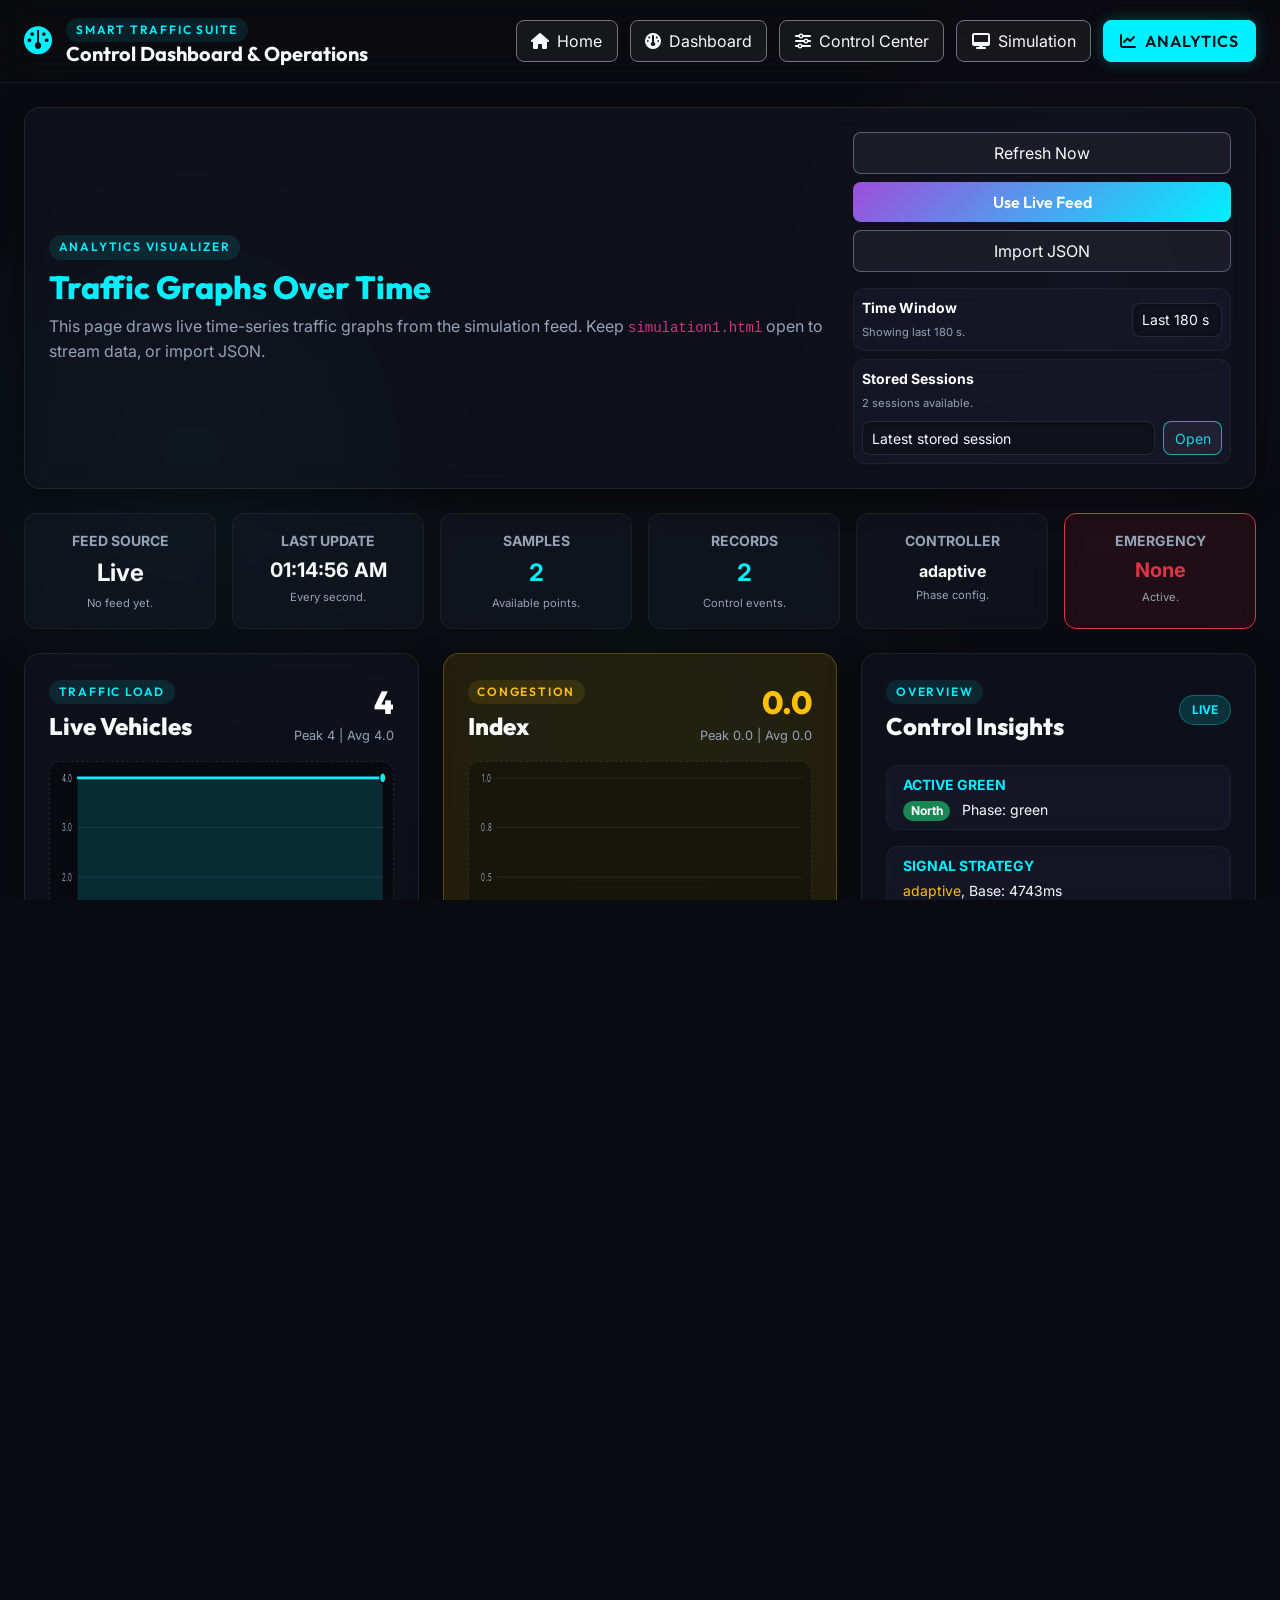
<file: html_related_extract/Simulation/traffic-analytics.html>
<!DOCTYPE html>
<html lang="en">
<head>
    <meta charset="UTF-8">
    <meta name="viewport" content="width=device-width, initial-scale=1.0">
    <title>Traffic Analytics Over Time</title>
    
    <!-- Bootstrap 5 CSS -->
    <link href="https://cdn.jsdelivr.net/npm/bootstrap@5.3.2/dist/css/bootstrap.min.css" rel="stylesheet" integrity="sha384-T3c6CoIi6uLrA9TneNEoa7RxnatzjcDSCmG1MXxSR1GAsXEV/Dwwykc2MPK8M2HN" crossorigin="anonymous">
    <link rel="stylesheet" href="./css/bootstrap-fallback.css">
    
    <!-- FontAwesome icons -->
    <link rel="stylesheet" href="https://cdnjs.cloudflare.com/ajax/libs/font-awesome/6.4.2/css/all.min.css">
    
    <!-- Custom CSS -->
    <link rel="stylesheet" href="./css/styles.css">
    <link rel="stylesheet" href="./css/shell.css">

    <style>
        /* Specific Styles for Analytics Only */
        .chart-stat { text-align: right; }
        .chart-value {
            font-family: 'Outfit', sans-serif;
            font-size: 2rem;
            font-weight: 800;
            color: #fff;
        }
        .chart-note { font-size: 0.8rem; color: var(--text-secondary); }
        .chart-frame {
            min-height: 250px;
            border-radius: 12px;
            background: rgba(0, 0, 0, 0.3);
            border: 1px dashed rgba(255, 255, 255, 0.1);
            overflow: hidden;
            margin-top: 1rem;
        }
        .wide-card .chart-frame { min-height: 320px; }
        
        .chip {
            display: inline-flex;
            align-items: center;
            gap: 8px;
            padding: 5px 12px;
            border-radius: 20px;
            background: rgba(0, 240, 255, 0.15);
            border: 1px solid rgba(0, 240, 255, 0.3);
            color: var(--accent-neon);
            font-size: 0.75rem;
            font-weight: 700;
            text-transform: uppercase;
        }
        .chip.import {
            background: rgba(255, 183, 3, 0.15);
            border-color: rgba(255, 183, 3, 0.3);
            color: var(--accent-warning);
        }

        .event-list { margin: 0; padding: 0; list-style: none; display: flex; flex-direction: column; gap: 0.5rem; }
        .event-item {
            padding: 0.75rem 1rem;
            border-radius: 12px;
            background: rgba(255,255,255,0.03);
            border: 1px solid rgba(255,255,255,0.08);
        }
        .event-time { font-size: 0.7rem; color: var(--accent-purple); font-weight: 700; text-transform: uppercase; }
        .event-title { margin-top: 0.25rem; font-weight: 700; color: #fff; font-size: 0.9rem; }
        .event-copy { margin-top: 0.25rem; font-size: 0.8rem; color: var(--text-secondary); }
        
        body { background-color: var(--bg-color-main); overflow-y: auto; }
        
        /* SVG Charts styling */
        .svg-root { display: block; width: 100%; height: 100%; }
        .chart-label { fill: #94a3b8; font-size: 11px; font-family: "Inter", sans-serif; }
        .chart-grid { stroke: rgba(255,255,255, 0.1); stroke-width: 1; }
        .chart-grid-strong { stroke: rgba(255,255,255, 0.2); stroke-width: 1; }
        .chart-line { fill: none; stroke-width: 3; stroke-linecap: round; stroke-linejoin: round; }
        .chart-area { opacity: 0.15; }
    </style>
</head>
<body data-sim-page="analytics">
    
    <!-- Preloader -->
    <div id="preloader">
        <div class="spinner-glow"></div>
        <h4 class="mt-4 text-neon" style="letter-spacing: 2px;">LOADING ANALYTICS...</h4>
    </div>

    <div id="shell-header"></div>

    <div class="container-fluid px-4 pb-5">
        
        <!-- Hero Section -->
        <div class="glass-panel p-4 mb-4 stagger-1">
            <div class="row align-items-center">
                <div class="col-8">
                    <span class="eyebrow">Analytics Visualizer</span>
                    <h2 class="mb-2 text-neon">Traffic Graphs Over Time</h2>
                    <p class="text-mutted mb-0">This page draws live time-series traffic graphs from the simulation feed. Keep <code>simulation1.html</code> open to stream data, or import JSON.</p>
                </div>
                <div class="col-4">
                    <div class="d-grid gap-2 mb-3">
                        <button id="btn-refresh" class="btn btn-outline-secondary">Refresh Now</button>
                        <button id="btn-live" class="btn primary-btn">Use Live Feed</button>
                        <label class="btn btn-outline-secondary mb-0 w-100 position-relative">
                            Import JSON
                            <input id="file-input" type="file" accept=".json,application/json" class="position-absolute top-0 start-0 opacity-0 w-100 h-100" style="cursor: pointer;">
                        </label>
                    </div>

                    <div class="glass-card p-2 mb-2">
                        <div class="d-flex justify-content-between align-items-center">
                            <div>
                                <strong class="small d-block text-white">Time Window</strong>
                                <span id="window-copy" class="text-mutted" style="font-size: 0.7rem;">Showing last 180s.</span>
                            </div>
                            <select id="window-select" class="form-select w-auto form-select-sm">
                                <option value="60">Last 60 s</option>
                                <option value="180" selected>Last 180 s</option>
                                <option value="600">Last 600 s</option>
                                <option value="all">All</option>
                            </select>
                        </div>
                    </div>
                    
                    <div class="glass-card p-2">
                         <div class="d-flex justify-content-between align-items-center mb-2">
                            <div>
                                <strong class="small d-block text-white">Stored Sessions</strong>
                                <span id="session-copy" class="text-mutted" style="font-size: 0.7rem;">Load permanent logs.</span>
                            </div>
                        </div>
                        <div class="d-flex gap-2">
                            <select id="session-select" class="form-select form-select-sm flex-grow-1">
                                <option value="">Latest stored session</option>
                            </select>
                            <button id="btn-stored" class="btn btn-sm btn-outline-info">Open</button>
                        </div>
                    </div>
                    
                </div>
            </div>
        </div>

        <!-- Summary Grid -->
        <div class="row g-3 mb-4 stagger-2">
            <div class="col-2">
                <div class="glass-card text-center h-100 p-3">
                    <div class="small fw-bold text-mutted text-uppercase">Feed Source</div>
                    <div id="summary-source" class="fs-4 fw-bold text-light mt-1">Waiting</div>
                    <div id="summary-source-sub" class="text-mutted small mt-1" style="font-size: 0.7rem;">No feed yet.</div>
                </div>
            </div>
            <div class="col-2">
                <div class="glass-card text-center h-100 p-3">
                    <div class="small fw-bold text-mutted text-uppercase">Last Update</div>
                    <div id="summary-updated" class="fs-5 fw-bold text-light mt-1">--</div>
                    <div id="summary-updated-sub" class="text-mutted small mt-1" style="font-size: 0.7rem;">Every second.</div>
                </div>
            </div>
            <div class="col-2">
                <div class="glass-card text-center h-100 p-3">
                    <div class="small fw-bold text-mutted text-uppercase">Samples</div>
                    <div id="summary-samples" class="fs-4 fw-bold text-neon mt-1">0</div>
                    <div id="summary-samples-sub" class="text-mutted small mt-1" style="font-size: 0.7rem;">Available points.</div>
                </div>
            </div>
            <div class="col-2">
                <div class="glass-card text-center h-100 p-3">
                    <div class="small fw-bold text-mutted text-uppercase">Records</div>
                    <div id="summary-events" class="fs-4 fw-bold text-neon mt-1">0</div>
                    <div id="summary-events-sub" class="text-mutted small mt-1" style="font-size: 0.7rem;">Control events.</div>
                </div>
            </div>
            <div class="col-2">
                <div class="glass-card text-center h-100 p-3">
                    <div class="small fw-bold text-mutted text-uppercase">Controller</div>
                    <div id="summary-controller" class="fs-6 fw-bold text-light mt-2">--</div>
                    <div id="summary-controller-sub" class="text-mutted small mt-1" style="font-size: 0.7rem;">Phase config.</div>
                </div>
            </div>
            <div class="col-2">
                <div class="glass-card text-center h-100 p-3 bg-danger bg-opacity-10 border border-danger">
                    <div class="small fw-bold text-mutted text-uppercase">Emergency</div>
                    <div id="summary-emergency" class="fs-5 fw-bold text-danger mt-1">None</div>
                    <div id="summary-emergency-sub" class="text-mutted small mt-1" style="font-size: 0.7rem;">Active.</div>
                </div>
            </div>
        </div>

        <div class="row g-4 stagger-3">
            
            <!-- Left Side: Graphs -->
            <div class="col-8">
                
                <div class="row g-4 mb-4">
                    <!-- Live Vehicles Chart -->
                    <div class="col-6">
                        <div class="glass-panel p-4 h-100">
                            <div class="d-flex justify-content-between align-items-start mb-3">
                                <div>
                                    <span class="eyebrow">Traffic Load</span>
                                    <h4 class="mb-0">Live Vehicles</h4>
                                </div>
                                <div class="chart-stat">
                                    <div id="value-live" class="chart-value text-neon">0</div>
                                    <div id="note-live" class="chart-note">Latest vehicles.</div>
                                </div>
                            </div>
                            <div id="chart-live" class="chart-frame"></div>
                        </div>
                    </div>

                    <!-- Congestion Chart -->
                    <div class="col-6">
                        <div class="glass-panel p-4 h-100 border-warning border-opacity-25 bg-warning bg-opacity-10">
                            <div class="d-flex justify-content-between align-items-start mb-3">
                                <div>
                                    <span class="eyebrow text-warning bg-warning bg-opacity-10 w-100">Congestion</span>
                                    <h4 class="mb-0">Index</h4>
                                </div>
                                <div class="chart-stat">
                                    <div id="value-congestion" class="chart-value text-warning">0</div>
                                    <div id="note-congestion" class="chart-note">0 (Clear) to 100</div>
                                </div>
                            </div>
                            <div id="chart-congestion" class="chart-frame"></div>
                        </div>
                    </div>

                    <!-- Delay Tracking -->
                    <div class="col-6">
                        <div class="glass-panel p-4 h-100">
                            <div class="d-flex justify-content-between align-items-start mb-3">
                                <div>
                                    <span class="eyebrow">Delay</span>
                                    <h4 class="mb-0">Avg Wait (s)</h4>
                                </div>
                                <div class="chart-stat">
                                    <div id="value-wait" class="chart-value" style="color: #2dd4bf;">0.0 s</div>
                                    <div id="note-wait" class="chart-note">Approach delay.</div>
                                </div>
                            </div>
                            <div id="chart-wait" class="chart-frame"></div>
                        </div>
                    </div>

                    <!-- Throughput -->
                    <div class="col-6">
                        <div class="glass-panel p-4 h-100">
                            <div class="d-flex justify-content-between align-items-start mb-3">
                                <div>
                                    <span class="eyebrow">Service</span>
                                    <h4 class="mb-0">Throughput/Min</h4>
                                </div>
                                <div class="chart-stat">
                                    <div id="value-throughput" class="chart-value" style="color: #f472b6;">0</div>
                                    <div id="note-throughput" class="chart-note">Leaves per min.</div>
                                </div>
                            </div>
                            <div id="chart-throughput" class="chart-frame"></div>
                        </div>
                    </div>
                </div>

                <!-- Wide Card: Corridor Pressures -->
                <div class="glass-panel p-4 wide-card mb-4" style="background: linear-gradient(180deg, rgba(30, 35, 55, 0.4), rgba(15, 20, 35, 0.6));">
                    <div class="d-flex justify-content-between align-items-start mb-2">
                        <div>
                            <span class="eyebrow mb-2">Corridor Matrix</span>
                            <h3 class="mb-0 text-white">Pressure Balance Across Approaches</h3>
                        </div>
                        <div class="chart-stat">
                            <div id="value-pressure" class="chart-value text-white">0</div>
                            <div id="note-pressure" class="chart-note">Highest score latest.</div>
                        </div>
                    </div>
                    
                    <div class="d-flex gap-3 mb-3">
                        <div class="small fw-bold"><span class="d-inline-block rounded-circle me-1" style="width:10px;height:10px; background:#38bdf8;"></span> North</div>
                        <div class="small fw-bold"><span class="d-inline-block rounded-circle me-1" style="width:10px;height:10px; background:#2dd4bf;"></span> East</div>
                        <div class="small fw-bold"><span class="d-inline-block rounded-circle me-1" style="width:10px;height:10px; background:#f97316;"></span> South</div>
                        <div class="small fw-bold"><span class="d-inline-block rounded-circle me-1" style="width:10px;height:10px; background:#f472b6;"></span> West</div>
                    </div>

                    <div id="chart-pressure" class="chart-frame mb-0" style="background: rgba(0,0,0,0.4);"></div>
                </div>

            </div>

            <!-- Right Side: Events and Live Stats -->
            <div class="col-4">
                
                <div class="glass-panel p-4 mb-4">
                    <div class="d-flex justify-content-between align-items-center mb-4">
                        <div>
                            <span class="eyebrow">Overview</span>
                            <h4 class="mb-0">Control Insights</h4>
                        </div>
                        <div id="snapshot-chip" class="chip">Waiting</div>
                    </div>
                    
                    <div class="d-flex flex-column gap-3">
                        <div class="glass-card p-3 py-2">
                            <strong class="small text-neon text-uppercase d-block mb-1">Active Green</strong>
                            <div id="insight-green" class="small">Waiting for feed.</div>
                        </div>
                        <div class="glass-card p-3 py-2">
                            <strong class="small text-neon text-uppercase d-block mb-1">Signal Strategy</strong>
                            <div id="insight-mode" class="small">Waiting for feed.</div>
                        </div>
                        <div class="glass-card p-3 py-2">
                            <strong class="small text-neon text-uppercase d-block mb-1">Demand Profile</strong>
                            <div id="insight-demand" class="small">Waiting for feed.</div>
                        </div>
                        <div class="glass-card p-3 py-2">
                            <strong class="small text-neon text-uppercase d-block mb-1">Network Health</strong>
                            <div id="insight-network" class="small">Waiting for feed.</div>
                        </div>
                    </div>
                </div>

                <div class="glass-panel p-4">
                     <div class="d-flex justify-content-between align-items-center mb-4">
                        <div>
                            <span class="eyebrow">Log</span>
                            <h4 class="mb-0">Event Stream</h4>
                        </div>
                        <div id="event-chip" class="chip">Idle</div>
                    </div>
                    
                    <ul id="event-list" class="event-list pe-2" style="max-height: 450px; overflow-y: auto;">
                        <li class="event-item text-center p-4">
                            <i class="fa-solid fa-clock-rotate-left fa-2x text-mutted mb-3 opacity-50"></i>
                            <div class="event-title text-mutted">No event records yet</div>
                        </li>
                    </ul>
                </div>

            </div>
        </div>

    </div>

    <div id="shell-footer"></div>

    <!-- Script Block from original file -->
    <script src="./js/shell.js"></script>
    <script>
        // Preloader script
        window.addEventListener('load', () => {
            setTimeout(() => {
                const preloader = document.getElementById('preloader');
                if(preloader) {
                    preloader.style.opacity = '0';
                    setTimeout(() => preloader.remove(), 500);
                }
            }, 800);
        });

        const STORAGE_KEY = "smart-traffic-analytics-feed.v1";
        const ANALYTICS_DB_NAME = "smart-traffic-analytics-db";
        const ANALYTICS_DB_VERSION = 1;
        const ANALYTICS_SESSION_STORE = "sessions";
        const ANALYTICS_SAMPLE_STORE = "samples";
        const ANALYTICS_EVENT_STORE = "events";
        const appState = {
            sourceMode: "live",
            payload: null,
            importName: "",
            loadError: "",
            sessionSummaries: [],
            selectedSessionId: ""
        };

        const chartDefinitions = [
            {
                id: "live",
                color: "#00f0ff",
                accessor: sample => Number(sample.liveVehicles || 0),
                formatValue: value => `${Math.round(value)}`,
                formatSummary: stats => `Peak ${Math.round(stats.max)} | Avg ${stats.avg.toFixed(1)}`
            },
            {
                id: "congestion",
                color: "#ffb703",
                accessor: sample => Number(sample.congestionIndex || 0),
                formatValue: value => `${value.toFixed(1)}`,
                formatSummary: stats => `Peak ${stats.max.toFixed(1)} | Avg ${stats.avg.toFixed(1)}`
            },
            {
                id: "wait",
                color: "#2dd4bf",
                accessor: sample => Number(sample.averageWaitMs || 0) / 1000,
                formatValue: value => `${value.toFixed(1)} s`,
                formatSummary: stats => `Peak ${stats.max.toFixed(1)} s | Avg ${stats.avg.toFixed(1)} s`
            },
            {
                id: "throughput",
                color: "#f472b6",
                accessor: sample => Number(sample.throughputPerMin || 0),
                formatValue: value => `${Math.round(value)}`,
                formatSummary: stats => `Peak ${Math.round(stats.max)} | Avg ${stats.avg.toFixed(1)}`
            }
        ];

        const corridorSeries = [
            { key: "nPressure", color: "#38bdf8" },
            { key: "ePressure", color: "#2dd4bf" },
            { key: "sPressure", color: "#f97316" },
            { key: "wPressure", color: "#f472b6" }
        ];

        function escapeHtml(value) {
            return String(value)
                .replace(/&/g, "&amp;")
                .replace(/</g, "&lt;")
                .replace(/>/g, "&gt;")
                .replace(/"/g, "&quot;")
                .replace(/'/g, "&#39;");
        }

        function formatClock(timestampMs) {
            if (!timestampMs) return "--";
            return new Date(timestampMs).toLocaleTimeString([], {
                hour: "2-digit",
                minute: "2-digit",
                second: "2-digit"
            });
        }

        function formatSimTime(seconds) {
            if (!Number.isFinite(seconds)) return "--";
            return `${seconds.toFixed(1)} s`;
        }

        function safeNumber(value) {
            const numeric = Number(value);
            return Number.isFinite(numeric) ? numeric : 0;
        }

        function safeJsonParse(text) {
            try {
                return JSON.parse(text);
            } catch (error) {
                appState.loadError = "The selected or stored analytics data is not valid JSON.";
                return null;
            }
        }

        function setHtml(id, html) {
            const node = document.getElementById(id);
            if (node) node.innerHTML = html;
        }

        function setText(id, text) {
            const node = document.getElementById(id);
            if (node) node.textContent = text;
        }

        function normalizePayload(payload) {
            const timeline = Array.isArray(payload && payload.timeline) ? payload.timeline : [];
            const events = Array.isArray(payload && payload.events) ? payload.events : [];
            const meta = payload && typeof payload.meta === "object" ? payload.meta : {};
            const snapshot = payload && typeof payload.snapshot === "object" ? payload.snapshot : {};
            return {
                meta: {
                    project: meta.project || "Smart Traffic Management System",
                    sourcePage: meta.sourcePage || "simulation1.html",
                    updatedAtIso: meta.updatedAtIso || "",
                    updatedAtMs: safeNumber(meta.updatedAtMs),
                    sessionId: meta.sessionId || "",
                    sessionStartedAtIso: meta.sessionStartedAtIso || "",
                    simTimeSec: safeNumber(meta.simTimeSec),
                    sampleIntervalMs: safeNumber(meta.sampleIntervalMs) || 1000,
                    controlMode: meta.controlMode || "",
                    demandProfile: meta.demandProfile || "",
                    signalPhase: meta.signalPhase || "",
                    activeGreen: meta.activeGreen || "",
                    nextCandidate: meta.nextCandidate || "",
                    controllerTargetGreenMs: safeNumber(meta.controllerTargetGreenMs),
                    controllerAutoBaseGreenMs: safeNumber(meta.controllerAutoBaseGreenMs),
                    controllerCycleMultiplier: safeNumber(meta.controllerCycleMultiplier),
                    controllerCongestionBand: meta.controllerCongestionBand || "",
                    priorityDirection: meta.priorityDirection || "",
                    emergencyType: meta.emergencyType || "",
                    emergencyAction: meta.emergencyAction || "",
                    storageStatus: meta.storageStatus || "",
                    note: meta.note || ""
                },
                snapshot: {
                    liveVehicles: safeNumber(snapshot.liveVehicles),
                    throughputPerMin: safeNumber(snapshot.throughputPerMin),
                    averageWaitMs: safeNumber(snapshot.averageWaitMs),
                    averageSpeedKmh: safeNumber(snapshot.averageSpeedKmh),
                    congestionIndex: safeNumber(snapshot.congestionIndex),
                    completedTrips: safeNumber(snapshot.completedTrips),
                    emergencyTrips: safeNumber(snapshot.emergencyTrips),
                    v2vLinks: safeNumber(snapshot.v2vLinks),
                    yieldingVehicles: safeNumber(snapshot.yieldingVehicles),
                    broadcasts: safeNumber(snapshot.broadcasts),
                    storedSampleCount: safeNumber(snapshot.storedSampleCount),
                    storedEventCount: safeNumber(snapshot.storedEventCount)
                },
                timeline,
                events
            };
        }

        function openAnalyticsDatabase() {
            return new Promise((resolve, reject) => {
                if (!("indexedDB" in window)) {
                    reject(new Error("IndexedDB is unavailable.")); return;
                }
                const request = window.indexedDB.open(ANALYTICS_DB_NAME, ANALYTICS_DB_VERSION);
                request.onupgradeneeded = event => {
                    const db = event.target.result;
                    if (!db.objectStoreNames.contains(ANALYTICS_SESSION_STORE)) {
                        const sStore = db.createObjectStore(ANALYTICS_SESSION_STORE, { keyPath: "id" });
                        sStore.createIndex("updatedAtMs", "updatedAtMs", { unique: false });
                    }
                    if (!db.objectStoreNames.contains(ANALYTICS_SAMPLE_STORE)) {
                        const smpStore = db.createObjectStore(ANALYTICS_SAMPLE_STORE, { keyPath: "id" });
                        smpStore.createIndex("sessionId", "sessionId", { unique: false });
                        smpStore.createIndex("sequence", "sequence", { unique: false });
                    }
                    if (!db.objectStoreNames.contains(ANALYTICS_EVENT_STORE)) {
                        const eStore = db.createObjectStore(ANALYTICS_EVENT_STORE, { keyPath: "id" });
                        eStore.createIndex("sessionId", "sessionId", { unique: false });
                        eStore.createIndex("sequence", "sequence", { unique: false });
                    }
                };
                request.onsuccess = () => resolve(request.result);
                request.onerror = () => reject(request.error || new Error("Failed connecting to archive DB."));
            });
        }

        function requestToPromise(request) {
            return new Promise((resolve, reject) => {
                request.onsuccess = () => resolve(request.result);
                request.onerror = () => reject(request.error || new Error("DB req fail."));
            });
        }

        async function loadStoredSessionSummaries() {
            try {
                const db = await openAnalyticsDatabase();
                const transaction = db.transaction(ANALYTICS_SESSION_STORE, "readonly");
                const summaries = await requestToPromise(transaction.objectStore(ANALYTICS_SESSION_STORE).getAll());
                appState.sessionSummaries = summaries.sort((a, b) => safeNumber(b.updatedAtMs) - safeNumber(a.updatedAtMs)).slice(0, 40);
                renderStoredSessionOptions();
            } catch (error) {
                appState.sessionSummaries = []; renderStoredSessionOptions();
            }
        }

        function renderStoredSessionOptions() {
            const select = document.getElementById("session-select");
            if (!select) return;
            const opHtml = ['<option value="">Latest stored session</option>'].concat(appState.sessionSummaries.map(s => `<option value="${escapeHtml(s.id)}">${escapeHtml(formatClock(s.updatedAtMs) + ' | ' + s.controlMode + ' | ' + s.storedSampleCount + ' pts')}</option>`));
            select.innerHTML = opHtml.join("");
            if (appState.selectedSessionId && appState.sessionSummaries.some(s => s.id === appState.selectedSessionId)) select.value = appState.selectedSessionId;
            setText("session-copy", appState.sessionSummaries.length ? `${appState.sessionSummaries.length} sessions available.` : "No archived sessions yet.");
        }

        async function loadStoredSession(sessionId) {
            try {
                const db = await openAnalyticsDatabase();
                const txn = db.transaction([ANALYTICS_SESSION_STORE, ANALYTICS_SAMPLE_STORE, ANALYTICS_EVENT_STORE], "readonly");
                const summary = sessionId ? await requestToPromise(txn.objectStore(ANALYTICS_SESSION_STORE).get(sessionId)) : appState.sessionSummaries[0];
                if (!summary) { appState.loadError = "No available storage."; render(); return; }

                const samples = await requestToPromise(txn.objectStore(ANALYTICS_SAMPLE_STORE).index("sessionId").getAll(summary.id));
                const events = await requestToPromise(txn.objectStore(ANALYTICS_EVENT_STORE).index("sessionId").getAll(summary.id));
                samples.sort((a,b)=>a.sequence-b.sequence); events.sort((a,b)=>a.sequence-b.sequence);
                
                appState.selectedSessionId = summary.id;
                appState.sourceMode = "stored";
                appState.loadError = "";
                appState.payload = normalizePayload({
                    meta: {
                        project: summary.project, sourcePage: "stored-session",
                        updatedAtMs: summary.updatedAtMs, sessionId: summary.id,
                        controlMode: summary.controlMode, demandProfile: summary.demandProfile,
                        storageStatus: "Archive", note: "Loaded via IDB."
                    },
                    snapshot: { storedSampleCount: summary.storedSampleCount, storedEventCount: summary.storedEventCount },
                    timeline: samples.map(s => s.payload), events: events.map(e => e.payload)
                });
                render();
            } catch (err) { appState.loadError = "Error loading db"; render(); }
        }

        function getWindowSeconds() { const v = document.getElementById("window-select").value; return v === "all" ? Infinity : Number(v); }
        function getVisibleSamples() {
            if(!appState.payload || !appState.payload.timeline.length) return [];
            const sec = getWindowSeconds(); if(!Number.isFinite(sec)) return appState.payload.timeline;
            const rt = safeNumber(appState.payload.timeline[appState.payload.timeline.length-1].simTimeSec);
            return appState.payload.timeline.filter(s => (rt - safeNumber(s.simTimeSec)) <= sec);
        }

        function computeStats(values) {
            if(!values.length) return {latest:0, min:0, max:0, avg:0};
            return { latest: values[values.length-1], min: Math.min(...values), max: Math.max(...values), avg: values.reduce((a,b)=>a+b,0)/values.length };
        }

        function buildEmptySVG(msg) {
            return `<div class="d-flex w-100 h-100 align-items-center justify-content-center text-center p-4"><div><i class="fa-solid fa-chart-line fs-1 text-secondary mb-3 opacity-25"></i><h5 class="text-mutted">No data</h5><p class="small text-secondary px-3">${escapeHtml(msg)}</p></div></div>`;
        }

        function buildLineChartSvg(samples, values, color) {
            if (!samples.length || !values.length) return buildEmptySVG("Run simulation to stream graph data.");
            const w=620, h=250, p={t:16,r:18,b:34,l:50};
            const startTime=safeNumber(samples[0].simTimeSec), endTime=safeNumber(samples[samples.length-1].simTimeSec);
            const ts=Math.max(endTime-startTime,1), maxV=Math.max(...values,1), minV=0, vs=Math.max(maxV-minV,1);
            const x = t => p.l + ((safeNumber(t)-startTime)/ts)*(w-p.l-p.r);
            const y = v => p.t + (1 - (v-minV)/vs)*(h-p.t-p.b);
            
            const line = samples.map((s,i)=>`${x(s.simTimeSec).toFixed(2)},${y(values[i]).toFixed(2)}`).join(" ");
            const lastX = x(samples[samples.length-1].simTimeSec), lastY = y(values[values.length-1]);
            const aPts = `${p.l},${h-p.b} ${line} ${lastX.toFixed(2)},${h-p.b}`;

            let grid = "";
            for(let i=0;i<=4;i++){
                const gy = p.t + ((h-p.t-p.b)/4)*i;
                grid += `<line class="chart-grid" x1="${p.l}" y1="${gy}" x2="${w-p.r}" y2="${gy}"></line>`;
                grid += `<text class="chart-label" x="${p.l-10}" y="${gy+4}" text-anchor="end">${(maxV-(vs/4)*i).toFixed(maxV>=10?0:1)}</text>`;
            }

            return `
                <svg class="svg-root" viewBox="0 0 ${w} ${h}" preserveAspectRatio="none">
                    <line class="chart-grid-strong" x1="${p.l}" y1="${h-p.b}" x2="${w-p.r}" y2="${h-p.b}"></line>
                    ${grid}
                    <polygon class="chart-area" fill="${color}" points="${aPts}"></polygon>
                    <polyline class="chart-line" stroke="${color}" points="${line}"></polyline>
                    <circle cx="${lastX.toFixed(2)}" cy="${lastY.toFixed(2)}" r="5.5" fill="${color}" stroke="#000" stroke-width="2"></circle>
                    <text class="chart-label" x="${p.l}" y="${h-10}">${formatSimTime(startTime)}</text>
                    <text class="chart-label" x="${w-p.r}" y="${h-10}" text-anchor="end">${formatSimTime(endTime)}</text>
                </svg>`;
        }

        function buildMultiLineChartSvg(samples, seriesList) {
             if (!samples.length) return buildEmptySVG("Data required.");
             const w=980, h=320, p={t:16,r:18,b:34,l:50};
             const startTime=safeNumber(samples[0].simTimeSec), endTime=safeNumber(samples[samples.length-1].simTimeSec);
             const ts=Math.max(endTime-startTime,1);
             const maxV = Math.max(1, ...seriesList.flatMap(sr => samples.map(sm => safeNumber(sm[sr.key]))));
             const minV=0, vs=Math.max(maxV-minV,1);
             const x = t => p.l + ((safeNumber(t)-startTime)/ts)*(w-p.l-p.r);
             const y = v => p.t + (1 - (v-minV)/vs)*(h-p.t-p.b);

             let grid = "";
             for(let i=0;i<=4;i++){
                 const gy = p.t + ((h-p.t-p.b)/4)*i;
                 grid += `<line class="chart-grid" x1="${p.l}" y1="${gy}" x2="${w-p.r}" y2="${gy}"></line>`;
                 grid += `<text class="chart-label" x="${p.l-10}" y="${gy+4}" text-anchor="end">${(maxV-(vs/4)*i).toFixed(maxV>=10?0:1)}</text>`;
             }

             const paths = seriesList.map(sr => {
                 const pts = samples.map(sm => `${x(sm.simTimeSec).toFixed(2)},${y(safeNumber(sm[sr.key])).toFixed(2)}`).join(" ");
                 const lY = y(safeNumber(samples[samples.length-1][sr.key])), lX = x(samples[samples.length-1].simTimeSec);
                 return `<polyline class="chart-line" stroke="${sr.color}" points="${pts}"></polyline><circle cx="${lX.toFixed(2)}" cy="${lY.toFixed(2)}" r="4.8" fill="${sr.color}" stroke="#000" stroke-width="2"></circle>`;
             }).join("");

             return `<svg class="svg-root" viewBox="0 0 ${w} ${h}" preserveAspectRatio="none"><line class="chart-grid-strong" x1="${p.l}" y1="${h-p.b}" x2="${w-p.r}" y2="${h-p.b}"></line>${grid}${paths}</svg>`;
        }

        function renderSummary(visibleSamples) {
            const payload = appState.payload;
            setText("summary-source", payload ? (appState.sourceMode==="import"?"Imported":appState.sourceMode==="stored"?"Stored":"Live") : "Waiting");
            setText("summary-updated", payload ? formatClock(payload.meta.updatedAtMs) : "--");
            setText("summary-samples", String(visibleSamples.length));
            setText("summary-events", payload ? String(payload.events.length) : "0");
            setText("summary-controller", payload ? `${payload.meta.controlMode||"--"}` : "--");
            setText("summary-emergency", payload && payload.meta.emergencyType ? payload.meta.emergencyType : "None");
        }

        function renderCharts(visibleSamples) {
            for (const chart of chartDefinitions) {
                const values = visibleSamples.map(chart.accessor);
                const stats = computeStats(values);
                setText(`value-${chart.id}`, chart.formatValue(stats.latest));
                setText(`note-${chart.id}`, visibleSamples.length ? chart.formatSummary(stats) : "Waiting...");
                setHtml(`chart-${chart.id}`, buildLineChartSvg(visibleSamples, values, chart.color));
            }
            const latestPressures = corridorSeries.map(s => visibleSamples.length ? safeNumber(visibleSamples[visibleSamples.length-1][s.key]) : 0);
            setText("value-pressure", visibleSamples.length ? Math.max(...latestPressures).toFixed(1) : "0");
            setHtml("chart-pressure", buildMultiLineChartSvg(visibleSamples, corridorSeries));
        }

        function renderInsights() {
            const p = appState.payload;
            if(!p) return;
            setHtml("insight-green", `<span class="badge text-bg-success me-2">${escapeHtml(p.meta.activeGreen || "--")}</span> Phase: ${escapeHtml(p.meta.signalPhase || "--")}`);
            setHtml("insight-mode", `<span class="text-warning">${escapeHtml(p.meta.controlMode || "--")}</span>, Base: ${safeNumber(p.meta.controllerAutoBaseGreenMs)}ms`);
            setText("insight-demand", `Demand: ${p.meta.demandProfile || "--"}`);
            setText("insight-network", `V2X Links: ${p.snapshot.v2vLinks||0}`);

            setText("snapshot-chip", appState.sourceMode);
            setText("event-chip", `${p.events.length} logs`);
            
            const rEvt = p.events.slice(-8).reverse();
            setHtml("event-list", rEvt.length ? rEvt.map(e => `<li class="event-item"><div class="event-time">${formatSimTime(safeNumber(e.simTimeSec))} | ${escapeHtml(e.type)}</div><div class="event-title">${escapeHtml(e.summary)}</div><div class="event-copy">${escapeHtml(JSON.stringify(e.details||{}))}</div></li>`).join("") : `<li class="event-item"><div class="event-title">No events</div></li>`);
        }

        function render() {
            const v = getVisibleSamples();
            const windowSeconds = getWindowSeconds();
            setText("window-copy", Number.isFinite(windowSeconds) ? `Showing last ${windowSeconds} s.` : "Showing all samples.");
            renderSummary(v); renderCharts(v); renderInsights();
            if (appState.loadError) {
                setText("summary-source-sub", appState.loadError);
            }
        }

        function refreshLiveFeed() {
            if(appState.sourceMode!=="live") return;
            const r = window.localStorage.getItem(STORAGE_KEY);
            if(!r) {
                appState.loadError = "No live simulation feed yet. Open simulation1.html and let it run.";
                render();
                return;
            }
            const parsed = safeJsonParse(r);
            if(parsed){
                appState.loadError = "";
                appState.payload = normalizePayload(parsed);
                render();
            } else {
                render();
            }
        }

        document.getElementById("window-select").addEventListener("change", render);
        document.getElementById("btn-refresh").addEventListener("click", () => { loadStoredSessionSummaries(); refreshLiveFeed(); });
        document.getElementById("btn-live").addEventListener("click", () => { appState.sourceMode="live"; refreshLiveFeed(); });
        document.getElementById("btn-stored").addEventListener("click", () => loadStoredSession(appState.selectedSessionId||""));
        document.getElementById("session-select").addEventListener("change", e => { appState.selectedSessionId = e.target.value; if(appState.sourceMode==="stored") loadStoredSession(appState.selectedSessionId); });
        
        document.getElementById("file-input").addEventListener("change", e => {
             const f = e.target.files && e.target.files[0]; if(!f) return;
             const r = new FileReader(); r.onload=le=>{
                 const parsed = safeJsonParse(le.target.result);
                 if (!parsed) {
                     render();
                     return;
                 }
                 appState.payload = normalizePayload(parsed);
                 appState.sourceMode="import";
                 appState.loadError = "";
                 render();
             }; r.readAsText(f);
        });

        window.addEventListener("storage", e => { if(e.key===STORAGE_KEY && appState.sourceMode==="live") refreshLiveFeed(); });
        
        setInterval(()=>{ if(appState.sourceMode==="live") refreshLiveFeed(); }, 1000);
        
        loadStoredSessionSummaries();
    </script>
</body>
</html>
</file>
<file: Simulation/css/styles.css>
@import url('https://fonts.googleapis.com/css2?family=Outfit:wght@300;400;600;800&family=Inter:wght@400;500;700&display=swap');

:root {
    color-scheme: dark;
    --bg-color-main: #0a0b10;
    --glass-bg: rgba(20, 24, 39, 0.45);
    --glass-border: rgba(255, 255, 255, 0.08);
    --glass-shadow: 0 8px 32px 0 rgba(0, 0, 0, 0.37);
    --text-primary: #f8fafc;
    --text-secondary: #94a3b8;
    --accent-neon: #00f0ff;
    --accent-purple: #9d4edd;
    --accent-green: #00ff88;
    --accent-danger: #ff3366;
    --accent-warning: #ffb703;
}

/* Base Body Styles */
body, html {
    margin: 0;
    padding: 0;
    height: 100%;
    /* Forced Desktop width min */
    min-width: 1400px;
    background-color: var(--bg-color-main);
    background-image: 
        radial-gradient(circle at 15% 50%, rgba(0, 240, 255, 0.05), transparent 25%),
        radial-gradient(circle at 85% 30%, rgba(157, 78, 221, 0.05), transparent 25%),
        radial-gradient(circle at 50% 80%, rgba(0, 255, 136, 0.02), transparent 40%);
    color: var(--text-primary);
    font-family: 'Inter', sans-serif;
    overflow-x: auto;
    overflow-y: auto;
}

canvas#sim-canvas {
    position: fixed;
    top: 0;
    left: 0;
    width: 100vw;
    min-width: 1400px;
    height: 100vh;
    z-index: 0;
    pointer-events: none;
}

/* Keep full UI interactivity after theme changes */
#ui-layer {
    position: relative;
    z-index: 10;
    pointer-events: auto;
}

/* Typography Customizations */
h1, h2, h3, h4, h5, h6 {
    font-family: 'Outfit', sans-serif;
    font-weight: 800;
}

/* Glassmorphic Components */
.glass-panel {
    background: var(--glass-bg);
    backdrop-filter: blur(12px);
    -webkit-backdrop-filter: blur(12px);
    border: 1px solid var(--glass-border);
    border-radius: 16px;
    box-shadow: var(--glass-shadow);
    color: var(--text-primary);
    transition: transform 0.3s ease, box-shadow 0.3s ease;
    animation: fadeInUpper 0.6s ease-out forwards;
}

.glass-panel:hover {
    box-shadow: 0 12px 40px 0 rgba(0, 0, 0, 0.5);
    border-color: rgba(255, 255, 255, 0.15);
}

.glass-nav {
    background: rgba(10, 11, 16, 0.7);
    backdrop-filter: blur(16px);
    -webkit-backdrop-filter: blur(16px);
    border-bottom: 1px solid var(--glass-border);
    position: sticky;
    top: 0;
    z-index: 1000;
}

.glass-card {
    background: rgba(30, 35, 55, 0.3);
    border: 1px solid rgba(255, 255, 255, 0.05);
    border-radius: 12px;
    padding: 1.25rem;
    backdrop-filter: blur(8px);
    transition: all 0.3s ease;
}

.glass-card:hover {
    background: rgba(45, 50, 75, 0.4);
    border-color: rgba(0, 240, 255, 0.3);
    transform: translateY(-2px);
}

/* Typography Utilities */
.text-neon { color: var(--accent-neon); }
.text-purple { color: var(--accent-purple); }
.text-green { color: var(--accent-green); }
.text-mutted { color: var(--text-secondary); }

.eyebrow {
    font-family: 'Outfit', sans-serif;
    font-size: 0.75rem;
    text-transform: uppercase;
    letter-spacing: 0.15em;
    color: var(--accent-neon);
    font-weight: 600;
    background: rgba(0, 240, 255, 0.1);
    padding: 0.2rem 0.6rem;
    border-radius: 20px;
    display: inline-block;
    margin-bottom: 0.5rem;
}

.section-title {
    font-family: 'Outfit', sans-serif;
    font-size: 1.1rem;
    font-weight: 600;
    text-transform: uppercase;
    letter-spacing: 0.1em;
    color: var(--text-secondary);
    border-bottom: 1px solid var(--glass-border);
    padding-bottom: 0.5rem;
    margin-bottom: 1rem;
    margin-top: 1.5rem;
}

/* Custom Controller Elements */
.neon-btn {
    background: transparent;
    border: 1px solid var(--accent-neon);
    color: var(--accent-neon);
    font-family: 'Outfit', sans-serif;
    font-weight: 600;
    text-transform: uppercase;
    letter-spacing: 1px;
    border-radius: 8px;
    transition: all 0.3s ease;
    padding: 0.5rem 1rem;
    box-shadow: 0 0 10px rgba(0, 240, 255, 0);
}
.neon-btn:hover {
    background: var(--accent-neon);
    color: #000;
    box-shadow: 0 0 15px rgba(0, 240, 255, 0.6);
}

.danger-btn {
    background: rgba(255, 51, 102, 0.1);
    border: 1px solid var(--accent-danger);
    color: var(--accent-danger);
    border-radius: 8px;
    font-family: 'Outfit', sans-serif;
    font-weight: 600;
    transition: all 0.3s ease;
}
.danger-btn:hover {
    background: var(--accent-danger);
    color: #fff;
    box-shadow: 0 0 15px rgba(255, 51, 102, 0.5);
}

.primary-btn {
    background: linear-gradient(135deg, var(--accent-purple), var(--accent-neon));
    border: none;
    color: #fff;
    font-family: 'Outfit', sans-serif;
    font-weight: 600;
    border-radius: 8px;
    transition: all 0.3s ease;
}
.primary-btn:hover {
    transform: scale(1.02);
    box-shadow: 0 5px 15px rgba(157, 78, 221, 0.4);
}

/* Custom form elements */
.form-select, .form-control {
    background-color: rgba(0, 0, 0, 0.3) !important;
    border: 1px solid rgba(255, 255, 255, 0.1) !important;
    color: var(--text-primary) !important;
    backdrop-filter: blur(4px);
}
.form-select:focus, .form-control:focus {
    box-shadow: 0 0 0 0.25rem rgba(0, 240, 255, 0.25) !important;
    border-color: var(--accent-neon) !important;
}

/* Custom Range Sliders */
input[type=range] {
    -webkit-appearance: none;
    width: 100%;
    background: transparent;
}
input[type=range]::-webkit-slider-thumb {
    -webkit-appearance: none;
    height: 16px;
    width: 16px;
    border-radius: 50%;
    background: var(--accent-neon);
    cursor: pointer;
    margin-top: -6px;
    box-shadow: 0 0 10px rgba(0, 240, 255, 0.5);
}
input[type=range]::-webkit-slider-runnable-track {
    width: 100%;
    height: 4px;
    cursor: pointer;
    background: rgba(255, 255, 255, 0.2);
    border-radius: 2px;
}

/* Toggles / Switches (Bootstrap overrides) */
.form-switch .form-check-input {
    background-color: rgba(255, 255, 255, 0.2);
    border-color: rgba(255, 255, 255, 0.1);
    width: 2.5em;
    height: 1.25em;
}
.form-switch .form-check-input:checked {
    background-color: var(--accent-neon);
    border-color: var(--accent-neon);
    box-shadow: 0 0 10px rgba(0, 240, 255, 0.5);
}

/* Pill Badges */
.status-pill {
    display: inline-block;
    padding: 0.25em 0.6em;
    font-size: 0.75em;
    font-weight: 700;
    line-height: 1;
    text-align: center;
    white-space: nowrap;
    vertical-align: baseline;
    border-radius: 50rem;
    background: rgba(0, 255, 136, 0.15);
    color: var(--accent-green);
    border: 1px solid var(--accent-green);
}

/* Corridor visualizers */
.corridor {
    margin-bottom: 1rem;
}
.corridor-head {
    display: flex;
    justify-content: space-between;
    font-family: 'Outfit', sans-serif;
    font-weight: 600;
    font-size: 0.9rem;
    margin-bottom: 0.2rem;
}
.corridor-meta {
    font-size: 0.75rem;
    color: var(--text-secondary);
    display: flex;
    justify-content: space-between;
    margin-bottom: 0.4rem;
}
.bar {
    height: 6px;
    background: rgba(255, 255, 255, 0.1);
    border-radius: 3px;
    overflow: hidden;
}
.bar-fill {
    height: 100%;
    width: 0%;
    background: linear-gradient(90deg, var(--accent-purple), var(--accent-neon));
    transition: width 0.3s ease;
    box-shadow: 0 0 8px rgba(0, 240, 255, 0.5);
}
.bar-fill.priority {
    background: linear-gradient(90deg, #ff9900, var(--accent-danger));
    box-shadow: 0 0 8px rgba(255, 51, 102, 0.5);
}

/* Animations */
@keyframes fadeInUpper {
    from {
        opacity: 0;
        transform: translateY(20px);
    }
    to {
        opacity: 1;
        transform: translateY(0);
    }
}

.stagger-1 { animation-delay: 0.1s; }
.stagger-2 { animation-delay: 0.2s; }
.stagger-3 { animation-delay: 0.3s; }

/* Dashboard layout specifics */
.dashboard-grid {
    display: grid;
    grid-template-columns: 1fr 1fr;
    gap: 1.5rem;
}

.metric-value {
    font-family: 'Outfit', sans-serif;
    font-size: 2rem;
    font-weight: 800;
    line-height: 1.2;
    background: linear-gradient(135deg, #fff, var(--text-secondary));
    -webkit-background-clip: text;
    -webkit-text-fill-color: transparent;
}

.chart-frame {
    width: 100%;
    height: 250px;
    background: rgba(0, 0, 0, 0.2);
    border-radius: 8px;
    border: 1px dashed rgba(255, 255, 255, 0.1);
    margin-top: 1rem;
}

/* Page Loader */
#preloader {
    position: fixed;
    top: 0;
    left: 0;
    width: 100vw;
    height: 100vh;
    background: var(--bg-color-main);
    z-index: 9999;
    display: flex;
    justify-content: center;
    align-items: center;
    flex-direction: column;
    transition: opacity 0.5s ease;
}

.spinner-glow {
    width: 3rem;
    height: 3rem;
    border-radius: 50%;
    border: 3px solid rgba(0, 240, 255, 0.3);
    border-top-color: var(--accent-neon);
    animation: spin 1s linear infinite;
    box-shadow: 0 0 20px rgba(0, 240, 255, 0.4);
}

@keyframes spin {
    0% { transform: rotate(0deg); }
    100% { transform: rotate(360deg); }
}

/* Ensure no mobile stacking / auto-zoom via media queries */
/* We don't write any @media queries that change the desktop layout! */

/* Analytics AI Output */
#ai-output {
    background: rgba(0,0,0,0.4);
    padding: 1rem;
    border-radius: 8px;
    border: 1px solid rgba(255,255,255,0.1);
    color: var(--accent-green);
    font-family: 'Courier New', Courier, monospace;
}
</file>
<file: html_related_extract/Simulation/css/styles.css>
@import url('https://fonts.googleapis.com/css2?family=Outfit:wght@300;400;600;800&family=Inter:wght@400;500;700&display=swap');

:root {
    color-scheme: dark;
    --bg-color-main: #0a0b10;
    --glass-bg: rgba(20, 24, 39, 0.45);
    --glass-border: rgba(255, 255, 255, 0.08);
    --glass-shadow: 0 8px 32px 0 rgba(0, 0, 0, 0.37);
    --text-primary: #f8fafc;
    --text-secondary: #94a3b8;
    --accent-neon: #00f0ff;
    --accent-purple: #9d4edd;
    --accent-green: #00ff88;
    --accent-danger: #ff3366;
    --accent-warning: #ffb703;
}

/* Base Body Styles */
body, html {
    margin: 0;
    padding: 0;
    height: 100%;
    background-color: var(--bg-color-main);
    background-image: 
        radial-gradient(circle at 15% 50%, rgba(0, 240, 255, 0.05), transparent 25%),
        radial-gradient(circle at 85% 30%, rgba(157, 78, 221, 0.05), transparent 25%),
        radial-gradient(circle at 50% 80%, rgba(0, 255, 136, 0.02), transparent 40%);
    color: var(--text-primary);
    font-family: 'Inter', sans-serif;
    overflow-x: hidden;
    overflow-y: auto;
}

canvas#sim-canvas {
    position: fixed;
    top: 0;
    left: 0;
    width: 100%;
    height: 100%;
    z-index: 0;
    pointer-events: none;
}

/* Keep full UI interactivity after theme changes */
#ui-layer {
    position: relative;
    z-index: 10;
    pointer-events: auto;
}

/* Typography Customizations */
h1, h2, h3, h4, h5, h6 {
    font-family: 'Outfit', sans-serif;
    font-weight: 800;
}

/* Glassmorphic Components */
.glass-panel {
    background: var(--glass-bg);
    backdrop-filter: blur(12px);
    -webkit-backdrop-filter: blur(12px);
    border: 1px solid var(--glass-border);
    border-radius: 16px;
    box-shadow: var(--glass-shadow);
    color: var(--text-primary);
    transition: transform 0.3s ease, box-shadow 0.3s ease;
    animation: fadeInUpper 0.6s ease-out forwards;
}

.glass-panel:hover {
    box-shadow: 0 12px 40px 0 rgba(0, 0, 0, 0.5);
    border-color: rgba(255, 255, 255, 0.15);
}

.glass-nav {
    background: rgba(10, 11, 16, 0.7);
    backdrop-filter: blur(16px);
    -webkit-backdrop-filter: blur(16px);
    border-bottom: 1px solid var(--glass-border);
    position: sticky;
    top: 0;
    z-index: 1000;
}

.glass-card {
    background: rgba(30, 35, 55, 0.3);
    border: 1px solid rgba(255, 255, 255, 0.05);
    border-radius: 12px;
    padding: 1.25rem;
    backdrop-filter: blur(8px);
    transition: all 0.3s ease;
}

.glass-card:hover {
    background: rgba(45, 50, 75, 0.4);
    border-color: rgba(0, 240, 255, 0.3);
    transform: translateY(-2px);
}

/* Typography Utilities */
.text-neon { color: var(--accent-neon); }
.text-purple { color: var(--accent-purple); }
.text-green { color: var(--accent-green); }
.text-mutted { color: var(--text-secondary); }

.eyebrow {
    font-family: 'Outfit', sans-serif;
    font-size: 0.75rem;
    text-transform: uppercase;
    letter-spacing: 0.15em;
    color: var(--accent-neon);
    font-weight: 600;
    background: rgba(0, 240, 255, 0.1);
    padding: 0.2rem 0.6rem;
    border-radius: 20px;
    display: inline-block;
    margin-bottom: 0.5rem;
}

.section-title {
    font-family: 'Outfit', sans-serif;
    font-size: 1.1rem;
    font-weight: 600;
    text-transform: uppercase;
    letter-spacing: 0.1em;
    color: var(--text-secondary);
    border-bottom: 1px solid var(--glass-border);
    padding-bottom: 0.5rem;
    margin-bottom: 1rem;
    margin-top: 1.5rem;
}

/* Custom Controller Elements */
.neon-btn {
    background: transparent;
    border: 1px solid var(--accent-neon);
    color: var(--accent-neon);
    font-family: 'Outfit', sans-serif;
    font-weight: 600;
    text-transform: uppercase;
    letter-spacing: 1px;
    border-radius: 8px;
    transition: all 0.3s ease;
    padding: 0.5rem 1rem;
    box-shadow: 0 0 10px rgba(0, 240, 255, 0);
}
.neon-btn:hover {
    background: var(--accent-neon);
    color: #000;
    box-shadow: 0 0 15px rgba(0, 240, 255, 0.6);
}

.danger-btn {
    background: rgba(255, 51, 102, 0.1);
    border: 1px solid var(--accent-danger);
    color: var(--accent-danger);
    border-radius: 8px;
    font-family: 'Outfit', sans-serif;
    font-weight: 600;
    transition: all 0.3s ease;
}
.danger-btn:hover {
    background: var(--accent-danger);
    color: #fff;
    box-shadow: 0 0 15px rgba(255, 51, 102, 0.5);
}

.primary-btn {
    background: linear-gradient(135deg, var(--accent-purple), var(--accent-neon));
    border: none;
    color: #fff;
    font-family: 'Outfit', sans-serif;
    font-weight: 600;
    border-radius: 8px;
    transition: all 0.3s ease;
}
.primary-btn:hover {
    transform: scale(1.02);
    box-shadow: 0 5px 15px rgba(157, 78, 221, 0.4);
}

/* Custom form elements */
.form-select, .form-control {
    background-color: rgba(0, 0, 0, 0.3) !important;
    border: 1px solid rgba(255, 255, 255, 0.1) !important;
    color: var(--text-primary) !important;
    backdrop-filter: blur(4px);
}
.form-select:focus, .form-control:focus {
    box-shadow: 0 0 0 0.25rem rgba(0, 240, 255, 0.25) !important;
    border-color: var(--accent-neon) !important;
}

/* Custom Range Sliders */
input[type=range] {
    -webkit-appearance: none;
    width: 100%;
    background: transparent;
}
input[type=range]::-webkit-slider-thumb {
    -webkit-appearance: none;
    height: 16px;
    width: 16px;
    border-radius: 50%;
    background: var(--accent-neon);
    cursor: pointer;
    margin-top: -6px;
    box-shadow: 0 0 10px rgba(0, 240, 255, 0.5);
}
input[type=range]::-webkit-slider-runnable-track {
    width: 100%;
    height: 4px;
    cursor: pointer;
    background: rgba(255, 255, 255, 0.2);
    border-radius: 2px;
}

/* Toggles / Switches (Bootstrap overrides) */
.form-switch .form-check-input {
    background-color: rgba(255, 255, 255, 0.2);
    border-color: rgba(255, 255, 255, 0.1);
    width: 2.5em;
    height: 1.25em;
}
.form-switch .form-check-input:checked {
    background-color: var(--accent-neon);
    border-color: var(--accent-neon);
    box-shadow: 0 0 10px rgba(0, 240, 255, 0.5);
}

/* Pill Badges */
.status-pill {
    display: inline-block;
    padding: 0.25em 0.6em;
    font-size: 0.75em;
    font-weight: 700;
    line-height: 1;
    text-align: center;
    white-space: nowrap;
    vertical-align: baseline;
    border-radius: 50rem;
    background: rgba(0, 255, 136, 0.15);
    color: var(--accent-green);
    border: 1px solid var(--accent-green);
}

/* Corridor visualizers */
.corridor {
    margin-bottom: 1rem;
}
.corridor-head {
    display: flex;
    justify-content: space-between;
    font-family: 'Outfit', sans-serif;
    font-weight: 600;
    font-size: 0.9rem;
    margin-bottom: 0.2rem;
}
.corridor-meta {
    font-size: 0.75rem;
    color: var(--text-secondary);
    display: flex;
    justify-content: space-between;
    margin-bottom: 0.4rem;
}
.bar {
    height: 6px;
    background: rgba(255, 255, 255, 0.1);
    border-radius: 3px;
    overflow: hidden;
}
.bar-fill {
    height: 100%;
    width: 0%;
    background: linear-gradient(90deg, var(--accent-purple), var(--accent-neon));
    transition: width 0.3s ease;
    box-shadow: 0 0 8px rgba(0, 240, 255, 0.5);
}
.bar-fill.priority {
    background: linear-gradient(90deg, #ff9900, var(--accent-danger));
    box-shadow: 0 0 8px rgba(255, 51, 102, 0.5);
}

/* Animations */
@keyframes fadeInUpper {
    from {
        opacity: 0;
        transform: translateY(20px);
    }
    to {
        opacity: 1;
        transform: translateY(0);
    }
}

.stagger-1 { animation-delay: 0.1s; }
.stagger-2 { animation-delay: 0.2s; }
.stagger-3 { animation-delay: 0.3s; }

/* Dashboard layout specifics */
.dashboard-grid {
    display: grid;
    grid-template-columns: 1fr 1fr;
    gap: 1.5rem;
}

.metric-value {
    font-family: 'Outfit', sans-serif;
    font-size: 2rem;
    font-weight: 800;
    line-height: 1.2;
    background: linear-gradient(135deg, #fff, var(--text-secondary));
    -webkit-background-clip: text;
    -webkit-text-fill-color: transparent;
}

.chart-frame {
    width: 100%;
    height: 250px;
    background: rgba(0, 0, 0, 0.2);
    border-radius: 8px;
    border: 1px dashed rgba(255, 255, 255, 0.1);
    margin-top: 1rem;
}

/* Page Loader */
#preloader {
    position: fixed;
    top: 0;
    left: 0;
    width: 100vw;
    height: 100vh;
    background: var(--bg-color-main);
    z-index: 9999;
    display: flex;
    justify-content: center;
    align-items: center;
    flex-direction: column;
    transition: opacity 0.5s ease;
}

.spinner-glow {
    width: 3rem;
    height: 3rem;
    border-radius: 50%;
    border: 3px solid rgba(0, 240, 255, 0.3);
    border-top-color: var(--accent-neon);
    animation: spin 1s linear infinite;
    box-shadow: 0 0 20px rgba(0, 240, 255, 0.4);
}

@keyframes spin {
    0% { transform: rotate(0deg); }
    100% { transform: rotate(360deg); }
}

@media (max-width: 1199px) {
    #ui-layer .row.w-100.m-0 > [class^="col-"],
    #ui-layer .row.w-100.m-0 > [class*=" col-"] {
        width: 100%;
        max-width: 100%;
        padding-left: 0;
        padding-right: 0;
        margin-bottom: 1rem;
    }

    #controls,
    #metrics {
        max-height: none !important;
    }
}

@media (max-width: 991px) {
    .glass-nav .container-fluid {
        padding-left: 1rem !important;
        padding-right: 1rem !important;
    }

    #ui-layer .container-fluid {
        padding-left: 1rem !important;
        padding-right: 1rem !important;
    }

    .dashboard-grid {
        grid-template-columns: 1fr;
        gap: 1rem;
    }

    .glass-panel {
        border-radius: 14px;
    }
}

/* Analytics AI Output */
#ai-output {
    background: rgba(0,0,0,0.4);
    padding: 1rem;
    border-radius: 8px;
    border: 1px solid rgba(255,255,255,0.1);
    color: var(--accent-green);
    font-family: 'Courier New', Courier, monospace;
}
</file>
<file: html_related_extract/Simulation/css/shell.css>
.simulation-shell-header,
.simulation-shell-footer {
    position: relative;
    z-index: 12;
}

.simulation-shell-header .glass-nav,
.simulation-shell-footer .glass-card {
    margin-left: auto;
    margin-right: auto;
}

.shell-nav-wrap {
    display: flex;
    align-items: center;
    justify-content: space-between;
    gap: 1.25rem;
    flex-wrap: wrap;
}

.shell-nav-brand {
    display: flex;
    align-items: center;
    gap: 0.9rem;
    min-width: 0;
}

.shell-nav-icon {
    font-size: 1.75rem;
    color: var(--accent-neon);
    flex: 0 0 auto;
}

.shell-nav-copy {
    min-width: 0;
}

.shell-nav-copy h5 {
    margin: 0;
}

.shell-nav-links {
    display: flex;
    align-items: center;
    gap: 0.75rem;
    flex-wrap: wrap;
}

.shell-nav-links .btn {
    white-space: nowrap;
}

.shell-nav-links .btn.active,
.shell-nav-links .btn[aria-current="page"] {
    background: var(--accent-neon);
    color: #041018;
    border-color: var(--accent-neon);
    box-shadow: 0 0 16px rgba(0, 240, 255, 0.25);
}

.shell-nav-links .btn.active i,
.shell-nav-links .btn[aria-current="page"] i {
    color: inherit;
}

.simulation-shell-footer {
    padding: 0 1rem 1rem;
}

.simulation-shell-footer .glass-card {
    max-width: 1080px;
    display: flex;
    align-items: center;
    justify-content: space-between;
    gap: 1rem;
    flex-wrap: wrap;
    color: var(--text-secondary);
}

.simulation-shell-footer strong {
    color: var(--text-primary);
}

@media (max-width: 992px) {
    .shell-nav-wrap {
        align-items: flex-start;
    }

    .shell-nav-links {
        width: 100%;
    }

    .shell-nav-links .btn {
        flex: 1 1 calc(50% - 0.75rem);
    }
}

@media (max-width: 640px) {
    .shell-nav-links .btn {
        flex-basis: 100%;
    }

    .simulation-shell-footer {
        padding-left: 0.75rem;
        padding-right: 0.75rem;
    }
}
</file>
